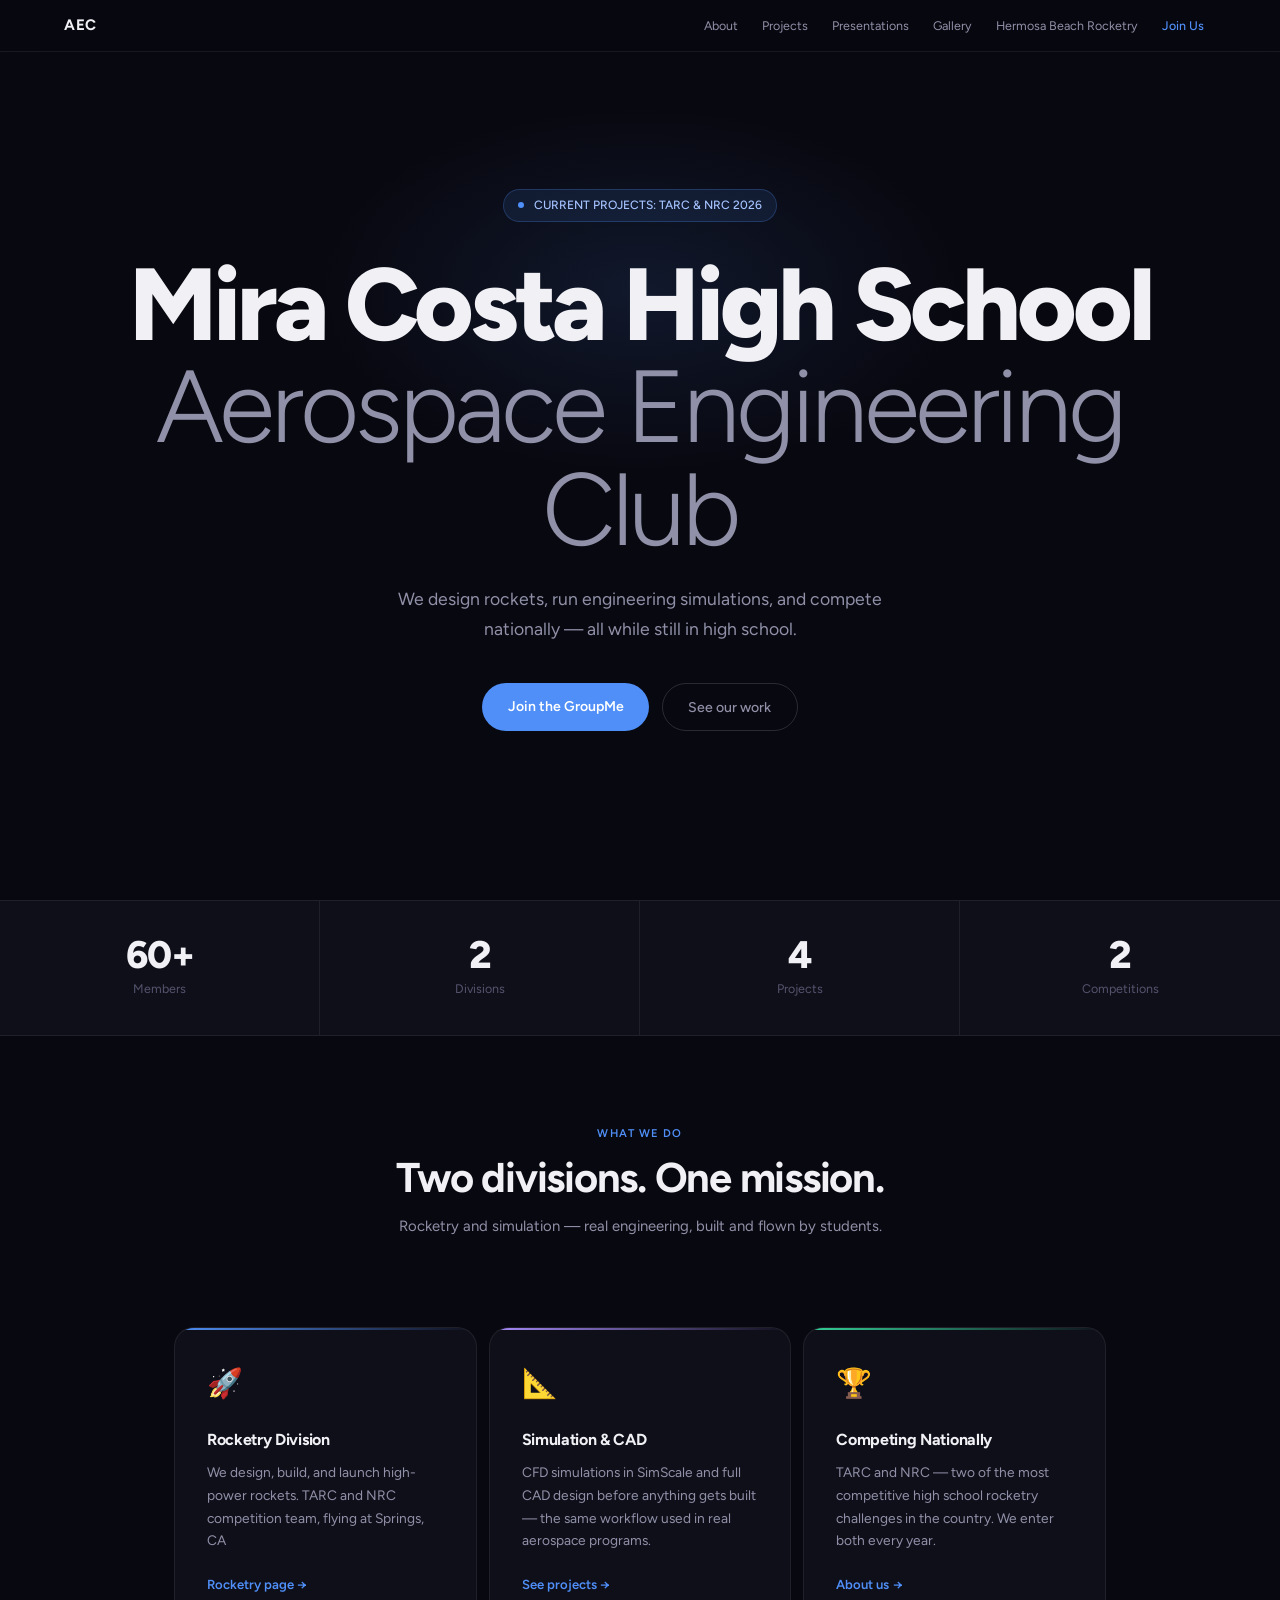
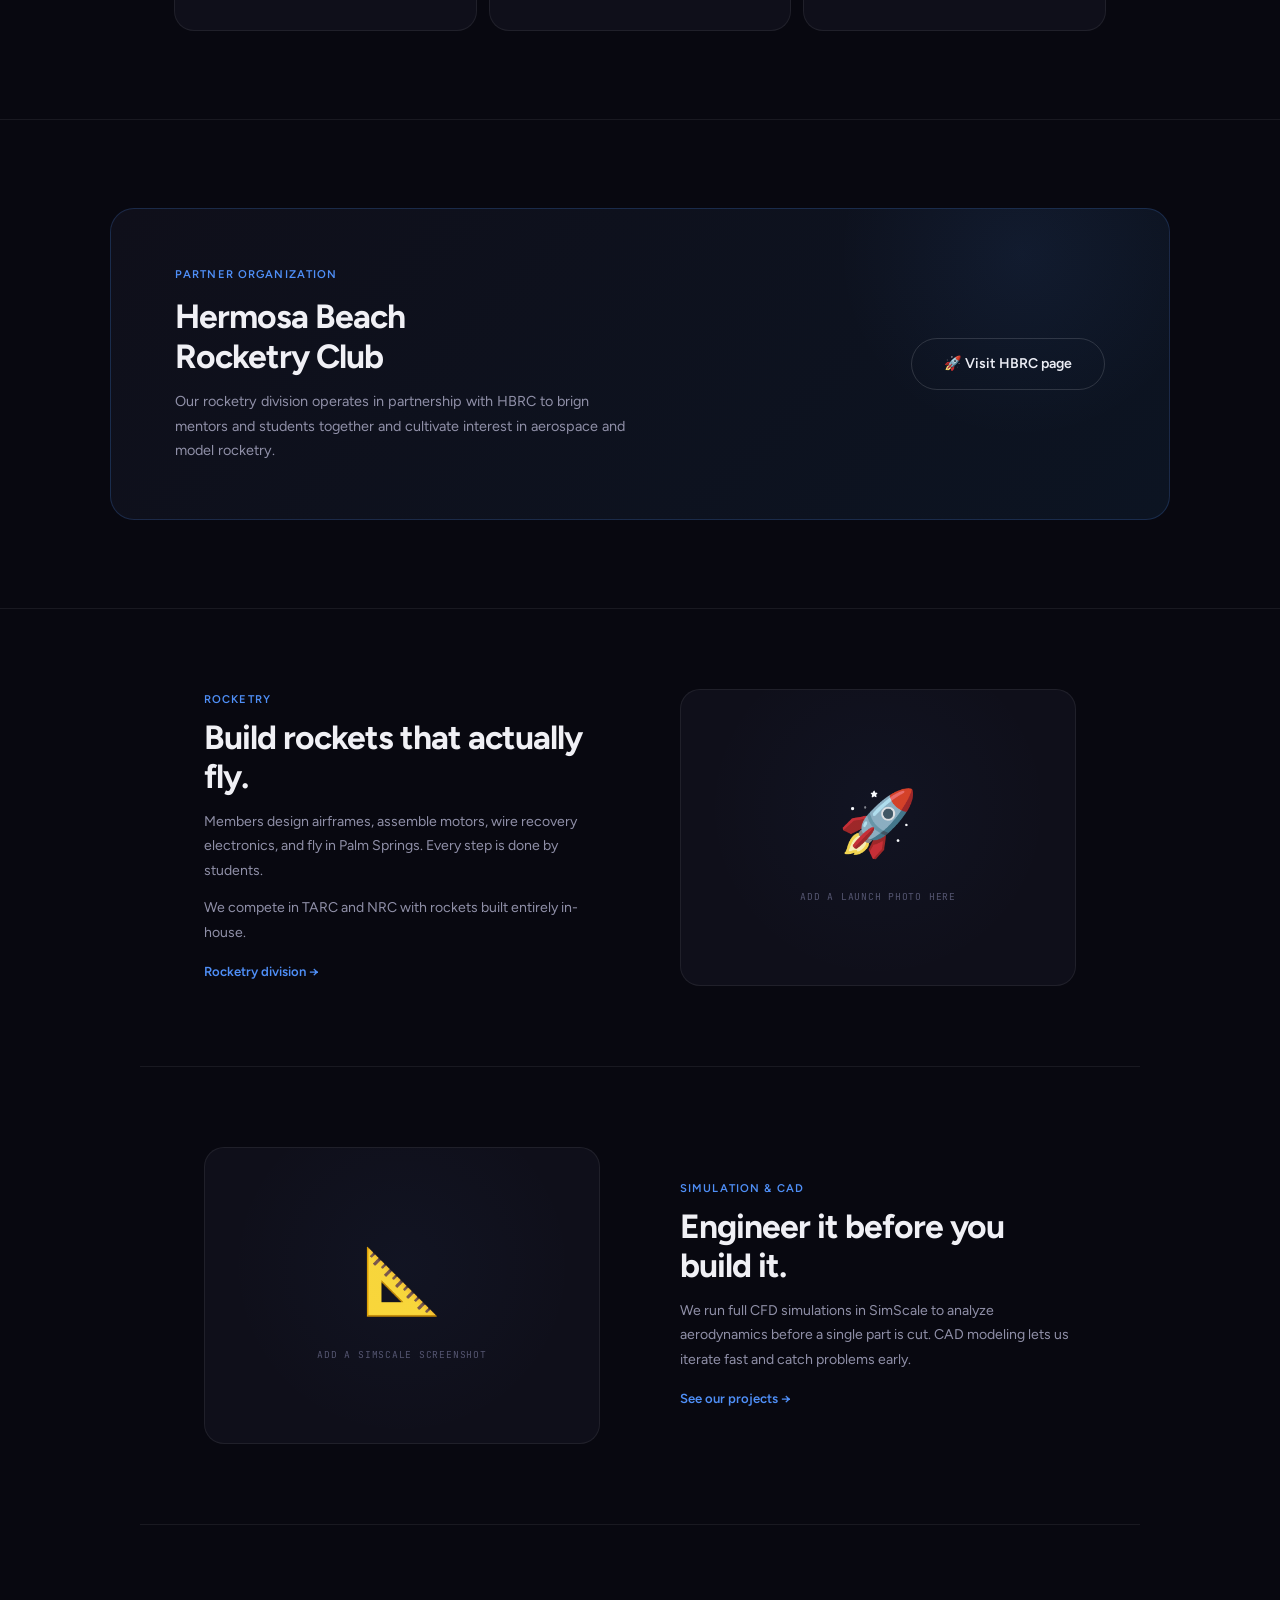
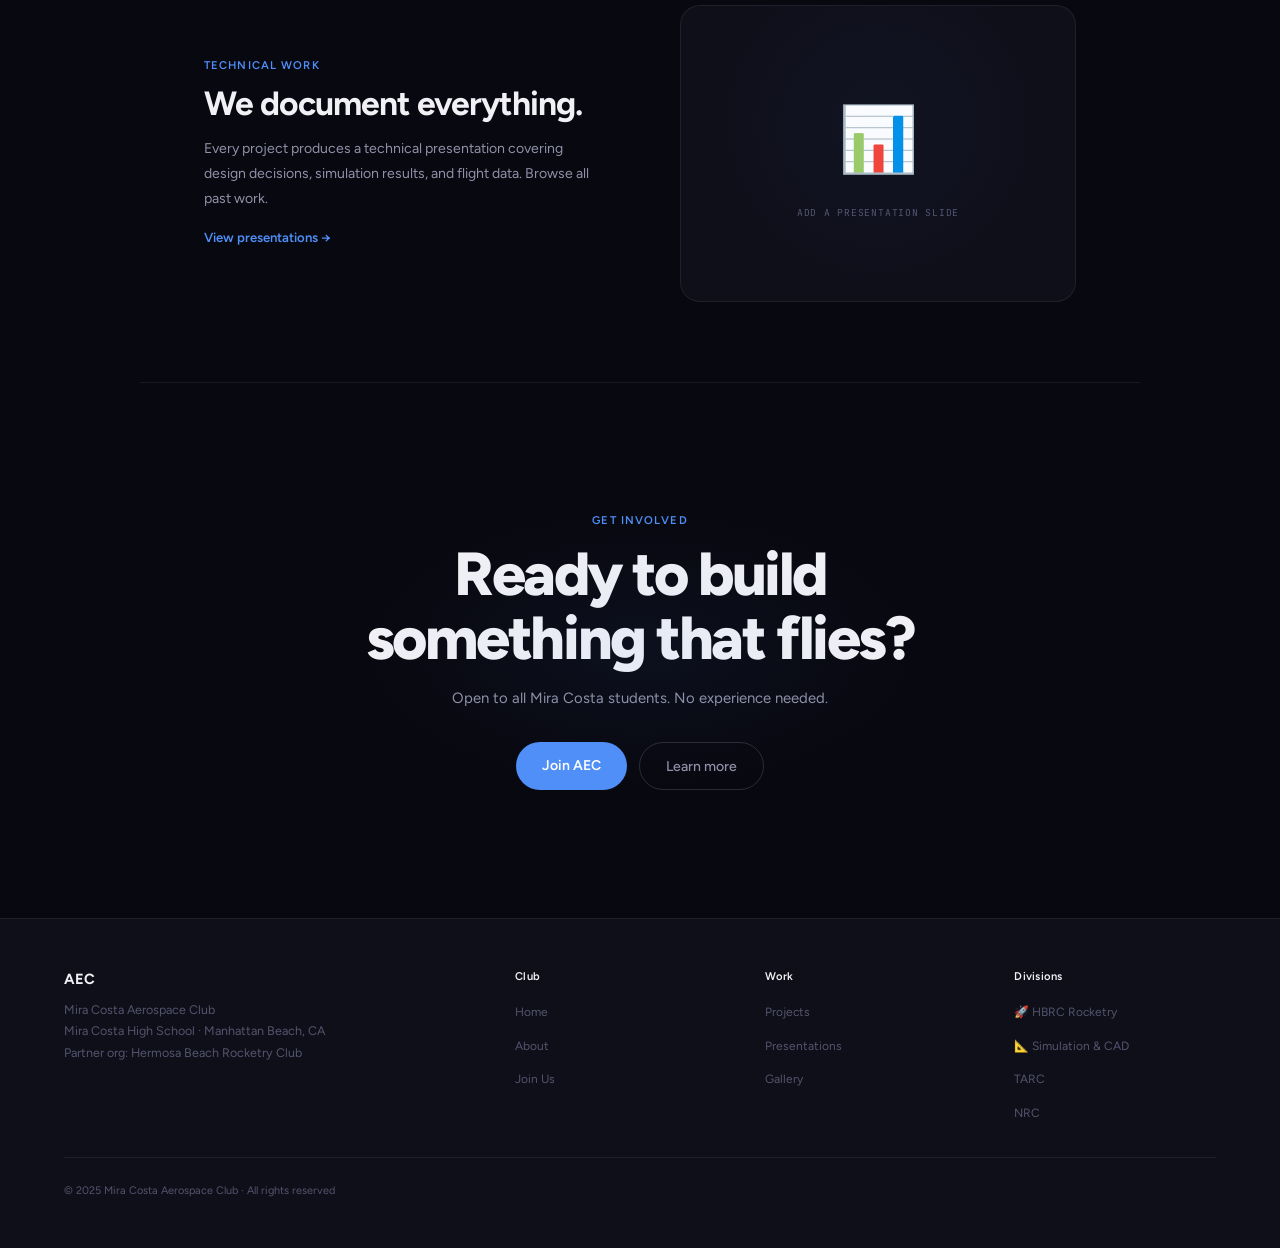
<file: index.html>
<!DOCTYPE html>
<html lang="en">
<head>
  <meta charset="UTF-8" />
  <meta name="viewport" content="width=device-width, initial-scale=1.0" />
  <title>Mira Costa Aerospace Club</title>
  <link rel="preconnect" href="https://fonts.googleapis.com">
  <link rel="preconnect" href="https://fonts.gstatic.com" crossorigin>
  <link href="https://fonts.googleapis.com/css2?family=Figtree:wght@300;400;500;600;700;800&family=JetBrains+Mono:wght@400;500&display=swap" rel="stylesheet">
  <style>
    *, *::before, *::after { box-sizing: border-box; margin: 0; padding: 0; }

    :root {
      --bg:      #080810;
      --bg2:     #0f0f1a;
      --bg3:     #16162a;
      --border:  rgba(255,255,255,0.07);
      --border2: rgba(255,255,255,0.14);
      --text:    #f0f0f5;
      --mid:     #9090a8;
      --dim:     #54546e;
      --blue:    #4f8ff7;
      --blue2:   #a5c4ff;
    }

    html { scroll-behavior: smooth; }

    body {
      font-family: 'Figtree', -apple-system, sans-serif;
      background: var(--bg);
      color: var(--text);
      line-height: 1.65;
      -webkit-font-smoothing: antialiased;
    }

    a { color: inherit; text-decoration: none; }

    /* ── NAV ── */
    nav {
      position: fixed;
      top: 0; left: 0; right: 0;
      z-index: 100;
      height: 52px;
      background: rgba(8,8,16,0.85);
      backdrop-filter: blur(18px);
      -webkit-backdrop-filter: blur(18px);
      border-bottom: 1px solid var(--border);
      display: flex;
      align-items: center;
      padding: 0 5%;
    }

    .nav-logo { font-size: 0.95rem; font-weight: 700; letter-spacing: 0.04em; color: var(--text); margin-right: auto; }

    .nav-links { display: flex; list-style: none; }

    .nav-links a { font-size: 0.78rem; font-weight: 400; color: var(--mid); padding: 0 12px; transition: color 0.15s; }
    .nav-links a:hover { color: var(--text); }
    .nav-join { color: var(--blue) !important; font-weight: 500 !important; }

    /* ── HERO ── */
    .hero {
      min-height: 100vh;
      display: flex;
      flex-direction: column;
      align-items: center;
      justify-content: center;
      text-align: center;
      padding: 100px 5% 80px;
      position: relative;
      overflow: hidden;
    }

    .hero-glow {
      position: absolute;
      top: 10%; left: 50%;
      transform: translateX(-50%);
      width: 700px; height: 400px;
      background: radial-gradient(ellipse, rgba(79,143,247,0.12), transparent 65%);
      pointer-events: none;
    }

    .hero-pill {
      display: inline-flex;
      align-items: center;
      gap: 0.6rem;
      background: rgba(79,143,247,0.1);
      border: 1px solid rgba(79,143,247,0.25);
      border-radius: 100px;
      padding: 0.35rem 0.9rem;
      font-size: 0.75rem;
      font-weight: 500;
      color: var(--blue2);
      margin-bottom: 2rem;
      animation: fadeUp 0.6s ease 0.1s both;
    }

    .hero-pill-dot {
      width: 6px; height: 6px;
      background: var(--blue);
      border-radius: 50%;
      animation: pulse 2s ease-in-out infinite;
    }

    @keyframes pulse { 0%,100%{opacity:1;transform:scale(1)} 50%{opacity:0.5;transform:scale(0.8)} }

    .hero h1 {
      font-size: clamp(3rem, 8vw, 6.5rem);
      font-weight: 800;
      letter-spacing: -0.04em;
      line-height: 1.0;
      margin-bottom: 1.4rem;
      color: var(--text);
      animation: fadeUp 0.6s ease 0.2s both;
    }

    .hero h1 .light { font-weight: 300; color: var(--mid); }

    .hero-sub {
      font-size: clamp(0.95rem, 1.8vw, 1.1rem);
      font-weight: 400;
      color: var(--mid);
      max-width: 500px;
      line-height: 1.7;
      margin-bottom: 2.5rem;
      animation: fadeUp 0.6s ease 0.3s both;
    }

    .hero-btns {
      display: flex;
      gap: 0.8rem;
      justify-content: center;
      flex-wrap: wrap;
      animation: fadeUp 0.6s ease 0.4s both;
    }

    .btn-blue {
      background: var(--blue);
      color: #fff;
      padding: 0.7rem 1.6rem;
      border-radius: 100px;
      font-size: 0.88rem;
      font-weight: 600;
      transition: all 0.2s;
    }

    .btn-blue:hover { background: #3a78e8; transform: translateY(-1px); box-shadow: 0 8px 24px rgba(79,143,247,0.28); }

    .btn-ghost {
      background: transparent;
      color: var(--mid);
      padding: 0.7rem 1.6rem;
      border-radius: 100px;
      font-size: 0.88rem;
      font-weight: 500;
      border: 1px solid var(--border2);
      transition: all 0.2s;
    }

    .btn-ghost:hover { color: var(--text); border-color: rgba(255,255,255,0.3); }

    /* ── STATS ── */
    .stats {
      display: grid;
      grid-template-columns: repeat(4, 1fr);
      border-top: 1px solid var(--border);
      border-bottom: 1px solid var(--border);
      background: var(--bg2);
    }

    .stat { padding: 2.2rem 2rem; text-align: center; border-right: 1px solid var(--border); }
    .stat:last-child { border-right: none; }
    .stat-n { font-size: 2.4rem; font-weight: 800; letter-spacing: -0.04em; color: var(--text); line-height: 1; margin-bottom: 0.3rem; }
    .stat-l { font-size: 0.78rem; color: var(--dim); }

    /* ── SHARED LAYOUT ── */
    .wrap { max-width: 1060px; margin: 0 auto; padding: 0 5%; }
    .pad { padding: 5.5rem 0; }
    .pad-sm { padding: 3rem 0; }

    .label { font-size: 0.7rem; font-weight: 600; letter-spacing: 0.1em; text-transform: uppercase; color: var(--blue); margin-bottom: 0.8rem; }

    .heading {
      font-size: clamp(1.8rem, 3.5vw, 2.6rem);
      font-weight: 700;
      letter-spacing: -0.03em;
      line-height: 1.1;
      margin-bottom: 0.8rem;
    }

    .subtext { font-size: 0.93rem; color: var(--mid); line-height: 1.7; max-width: 500px; }

    hr.rule { border: none; border-top: 1px solid var(--border); }

    /* ── CARDS ── */
    .cards { display: grid; grid-template-columns: repeat(auto-fit, minmax(270px, 1fr)); gap: 12px; }

    .card {
      background: var(--bg2);
      border: 1px solid var(--border);
      border-radius: 20px;
      padding: 2rem;
      position: relative;
      overflow: hidden;
      transition: border-color 0.25s, transform 0.25s;
    }

    .card:hover { border-color: var(--border2); transform: translateY(-3px); }

    .card-stripe {
      position: absolute;
      top: 0; left: 0; right: 0;
      height: 2px;
    }

    .card-icon { font-size: 1.8rem; margin-bottom: 1.2rem; }
    .card h3 { font-size: 1rem; font-weight: 700; letter-spacing: -0.02em; margin-bottom: 0.5rem; }
    .card p { font-size: 0.86rem; color: var(--mid); line-height: 1.65; margin-bottom: 1.2rem; }

    .card-lnk { font-size: 0.82rem; font-weight: 600; color: var(--blue); display: inline-flex; align-items: center; transition: gap 0.15s; gap: 0.2rem; }
    .card-lnk:hover { gap: 0.5rem; }
    .card-lnk::after { content: '→'; }

    /* ── HBRC BANNER ── */
    .hbrc-banner {
      background: linear-gradient(135deg, var(--bg2) 0%, #0c1422 100%);
      border: 1px solid rgba(79,143,247,0.2);
      border-radius: 24px;
      padding: 3.5rem 4rem;
      display: grid;
      grid-template-columns: 1fr auto;
      align-items: center;
      gap: 3rem;
      position: relative;
      overflow: hidden;
    }

    .hbrc-banner::before {
      content: '';
      position: absolute;
      top: -50%; right: -5%;
      width: 400px; height: 400px;
      background: radial-gradient(circle, rgba(79,143,247,0.07), transparent 65%);
      pointer-events: none;
    }

    .hbrc-banner h2 { font-size: clamp(1.5rem, 3vw, 2.1rem); font-weight: 700; letter-spacing: -0.03em; line-height: 1.2; margin-bottom: 0.8rem; }
    .hbrc-banner p { font-size: 0.9rem; color: var(--mid); line-height: 1.7; max-width: 460px; }

    .btn-hbrc {
      background: transparent;
      color: var(--text);
      padding: 0.85rem 2rem;
      border-radius: 100px;
      font-size: 0.88rem;
      font-weight: 600;
      border: 1px solid var(--border2);
      white-space: nowrap;
      flex-shrink: 0;
      display: flex;
      align-items: center;
      gap: 0.5rem;
      transition: all 0.2s;
    }

    .btn-hbrc:hover { background: var(--blue); border-color: var(--blue); transform: translateY(-1px); box-shadow: 0 8px 24px rgba(79,143,247,0.25); }

    /* ── FEATURE ROW ── */
    .feat {
      display: grid;
      grid-template-columns: 1fr 1fr;
      gap: 5rem;
      align-items: center;
      padding: 5rem 5%;
      max-width: 1000px;
      margin: 0 auto;
      border-bottom: 1px solid var(--border);
    }

    .feat.flip { direction: rtl; }
    .feat.flip > * { direction: ltr; }

    .feat-text .label { margin-bottom: 0.6rem; }
    .feat-text h2 { font-size: clamp(1.5rem, 2.8vw, 2.1rem); font-weight: 700; letter-spacing: -0.03em; line-height: 1.15; margin-bottom: 0.9rem; }
    .feat-text p { font-size: 0.88rem; color: var(--mid); line-height: 1.75; margin-bottom: 0.8rem; }

    .feat-box {
      background: var(--bg2);
      border: 1px solid var(--border);
      border-radius: 20px;
      aspect-ratio: 4/3;
      display: flex;
      flex-direction: column;
      align-items: center;
      justify-content: center;
      gap: 0.8rem;
      font-size: 4rem;
      position: relative;
      overflow: hidden;
    }

    .feat-box::before { content: ''; position: absolute; inset: 0; background: radial-gradient(circle at 50% 40%, rgba(79,143,247,0.04), transparent 65%); }

    .feat-box p { font-family: 'JetBrains Mono', monospace; font-size: 0.6rem; color: var(--dim); letter-spacing: 0.08em; text-transform: uppercase; }

    /* ── CTA ── */
    .cta { text-align: center; padding: 8rem 5%; position: relative; overflow: hidden; }
    .cta::before { content: ''; position: absolute; top: 50%; left: 50%; transform: translate(-50%,-50%); width: 600px; height: 300px; background: radial-gradient(ellipse, rgba(79,143,247,0.06), transparent 65%); pointer-events: none; }
    .cta h2 { font-size: clamp(2rem, 5vw, 3.8rem); font-weight: 800; letter-spacing: -0.04em; line-height: 1.05; margin-bottom: 1rem; }
    .cta p { font-size: 0.93rem; color: var(--mid); margin-bottom: 2rem; }
    .cta-row { display: flex; gap: 0.8rem; justify-content: center; flex-wrap: wrap; }

    /* ── FOOTER ── */
    footer { background: var(--bg2); border-top: 1px solid var(--border); padding: 3rem 5%; }

    .footer-grid { display: grid; grid-template-columns: 2fr 1fr 1fr 1fr; gap: 3rem; padding-bottom: 2rem; border-bottom: 1px solid var(--border); margin-bottom: 1.5rem; }

    .footer-brand { font-size: 0.92rem; font-weight: 700; margin-bottom: 0.5rem; }
    .footer-tagline { font-size: 0.78rem; color: var(--dim); line-height: 1.7; }

    .footer-col h5 { font-size: 0.7rem; font-weight: 600; margin-bottom: 0.8rem; letter-spacing: 0.02em; }
    .footer-col ul { list-style: none; display: flex; flex-direction: column; gap: 0.45rem; }
    .footer-col ul a { font-size: 0.75rem; color: var(--dim); transition: color 0.15s; }
    .footer-col ul a:hover { color: var(--mid); }

    .footer-btm { font-size: 0.68rem; color: var(--dim); }

    /* ── Reveal ── */
    @keyframes fadeUp { from{opacity:0;transform:translateY(18px)} to{opacity:1;transform:translateY(0)} }
    .reveal { opacity: 0; transform: translateY(22px); transition: opacity 0.65s ease, transform 0.65s ease; }
    .reveal.visible { opacity: 1; transform: translateY(0); }

    /* ── Responsive ── */
    @media (max-width: 860px) {
      .stats { grid-template-columns: repeat(2,1fr); }
      .stat:nth-child(2) { border-right: none; }
      .hbrc-banner { grid-template-columns: 1fr; padding: 2.5rem; }
      .feat { grid-template-columns: 1fr; gap: 2rem; }
      .feat.flip { direction: ltr; }
      .footer-grid { grid-template-columns: 1fr 1fr; }
    }

    @media (max-width: 560px) {
      .nav-links { display: none; }
    }
  </style>
</head>
<body>

  <nav>
    <a href="index.html" class="nav-logo">AEC</a>
    <ul class="nav-links">
      <li><a href="about.html">About</a></li>
      <li><a href="projects.html">Projects</a></li>
      <li><a href="presentations.html">Presentations</a></li>
      <li><a href="gallery.html">Gallery</a></li>
      <li><a href="rocketry/index.html">Hermosa Beach Rocketry</a></li>
      <li><a href="contact.html" class="nav-join">Join Us</a></li>
    </ul>
  </nav>

<!-- HERO -->
<section class="hero">
  <div class="hero-glow"></div>
  <div class="hero-pill">
    <div class="hero-pill-dot"></div>
    CURRENT PROJECTS: TARC & NRC 2026
  </div>
  <h1>Mira Costa High School<br><span class="light">Aerospace Engineering Club</span></h1>
  <p class="hero-sub">We design rockets, run engineering simulations, and compete nationally — all while still in high school.</p>
  <div class="hero-btns">
  <a href="https://groupme.com/join_group/96601438/nnVI4sBJ" class="btn-blue" target="_blank" rel="noopener noreferrer">Join the GroupMe</a>
  <a href="projects.html" class="btn-ghost">See our work</a>
</div>
</section>
  
  <!-- STATS -->
  <div class="stats reveal">
    <div class="stat"><div class="stat-n">60+</div><div class="stat-l">Members</div></div>
    <div class="stat"><div class="stat-n">2</div><div class="stat-l">Divisions</div></div>
    <div class="stat"><div class="stat-n">4</div><div class="stat-l">Projects</div></div>
    <div class="stat"><div class="stat-n">2</div><div class="stat-l">Competitions</div></div>
  </div>

  <!-- DIVISIONS -->
  <div class="wrap pad reveal" style="text-align:center; max-width:640px;">
    <div class="label">What we do</div>
    <h2 class="heading">Two divisions. One mission.</h2>
    <p class="subtext" style="margin:0 auto;">Rocketry and simulation — real engineering, built and flown by students.</p>
  </div>

  <div class="wrap" style="padding-bottom:5.5rem;">
    <div class="cards reveal">
      <div class="card">
        <div class="card-stripe" style="background:linear-gradient(90deg,var(--blue),transparent);"></div>
        <div class="card-icon">🚀</div>
        <h3>Rocketry Division</h3>
        <p>We design, build, and launch high-power rockets. TARC and NRC competition team, flying at  Springs, CA</p>
        <a href="rocketry/index.html" class="card-lnk">Rocketry page </a>
      </div>
      <div class="card">
        <div class="card-stripe" style="background:linear-gradient(90deg,#a78bfa,transparent);"></div>
        <div class="card-icon">📐</div>
        <h3>Simulation & CAD</h3>
        <p>CFD simulations in SimScale and full CAD design before anything gets built — the same workflow used in real aerospace programs.</p>
        <a href="projects.html" class="card-lnk">See projects </a>
      </div>
      <div class="card">
        <div class="card-stripe" style="background:linear-gradient(90deg,#34d399,transparent);"></div>
        <div class="card-icon">🏆</div>
        <h3>Competing Nationally</h3>
        <p>TARC and NRC — two of the most competitive high school rocketry challenges in the country. We enter both every year.</p>
        <a href="about.html" class="card-lnk">About us </a>
      </div>
    </div>
  </div>

  <hr class="rule" />

  <!-- HBRC BANNER -->
  <div class="wrap pad reveal">
    <div class="hbrc-banner">
      <div>
        <div class="label">Partner organization</div>
        <h2>Hermosa Beach<br>Rocketry Club</h2>
        <p>Our rocketry division operates in partnership with HBRC to brign mentors and students together and cultivate interest in aerospace and model rocketry.</p>
      </div>
      <a href="rocketry/index.html" class="btn-hbrc">🚀 Visit HBRC page</a>
    </div>
  </div>

  <hr class="rule" />

  <!-- FEATURE ROWS -->
  <div class="feat reveal">
    <div class="feat-text">
      <div class="label">Rocketry</div>
      <h2>Build rockets that actually fly.</h2>
      <p>Members design airframes, assemble motors, wire recovery electronics, and fly in Palm Springs. Every step is done by students.</p>
      <p>We compete in TARC and NRC with rockets built entirely in-house.</p>
      <a href="rocketry/index.html" class="card-lnk">Rocketry division </a>
    </div>
    <div class="feat-box">🚀<p>Add a launch photo here</p></div>
  </div>

  <div class="feat flip reveal">
    <div class="feat-text">
      <div class="label">Simulation & CAD</div>
      <h2>Engineer it before you build it.</h2>
      <p>We run full CFD simulations in SimScale to analyze aerodynamics before a single part is cut. CAD modeling lets us iterate fast and catch problems early.</p>
      <a href="projects.html" class="card-lnk">See our projects </a>
    </div>
    <div class="feat-box">📐<p>Add a SimScale screenshot</p></div>
  </div>

  <div class="feat reveal">
    <div class="feat-text">
      <div class="label">Technical work</div>
      <h2>We document everything.</h2>
      <p>Every project produces a technical presentation covering design decisions, simulation results, and flight data. Browse all past work.</p>
      <a href="presentations.html" class="card-lnk">View presentations </a>
    </div>
    <div class="feat-box">📊<p>Add a presentation slide</p></div>
  </div>

  <!-- CTA -->
  <section class="cta reveal">
    <div class="label" style="margin-bottom:0.8rem;">Get involved</div>
    <h2>Ready to build<br>something that flies?</h2>
    <p>Open to all Mira Costa students. No experience needed.</p>
    <div class="cta-row">
      <a href="contact.html" class="btn-blue">Join AEC</a>
      <a href="about.html" class="btn-ghost">Learn more</a>
    </div>
  </section>

  <!-- FOOTER -->
  <footer>
    <div class="footer-grid">
      <div>
        <div class="footer-brand">AEC</div>
        <div class="footer-tagline">Mira Costa Aerospace Club<br>Mira Costa High School · Manhattan Beach, CA<br>Partner org: Hermosa Beach Rocketry Club</div>
      </div>
      <div class="footer-col">
        <h5>Club</h5>
        <ul>
          <li><a href="index.html">Home</a></li>
          <li><a href="about.html">About</a></li>
          <li><a href="contact.html">Join Us</a></li>
        </ul>
      </div>
      <div class="footer-col">
        <h5>Work</h5>
        <ul>
          <li><a href="projects.html">Projects</a></li>
          <li><a href="presentations.html">Presentations</a></li>
          <li><a href="gallery.html">Gallery</a></li>
        </ul>
      </div>
      <div class="footer-col">
        <h5>Divisions</h5>
        <ul>
          <li><a href="rocketry/index.html">🚀 HBRC Rocketry</a></li>
          <li><a href="projects.html">📐 Simulation & CAD</a></li>
          <li><a href="#">TARC</a></li>
          <li><a href="#">NRC</a></li>
        </ul>
      </div>
    </div>
    <div class="footer-btm">© 2025 Mira Costa Aerospace Club · All rights reserved</div>
  </footer>

  <script>
    const obs = new IntersectionObserver(entries => {
      entries.forEach(e => { if (e.isIntersecting) e.target.classList.add('visible'); });
    }, { threshold: 0.08 });
    document.querySelectorAll('.reveal').forEach(el => obs.observe(el));
  </script>

</body>
</html>
</file>
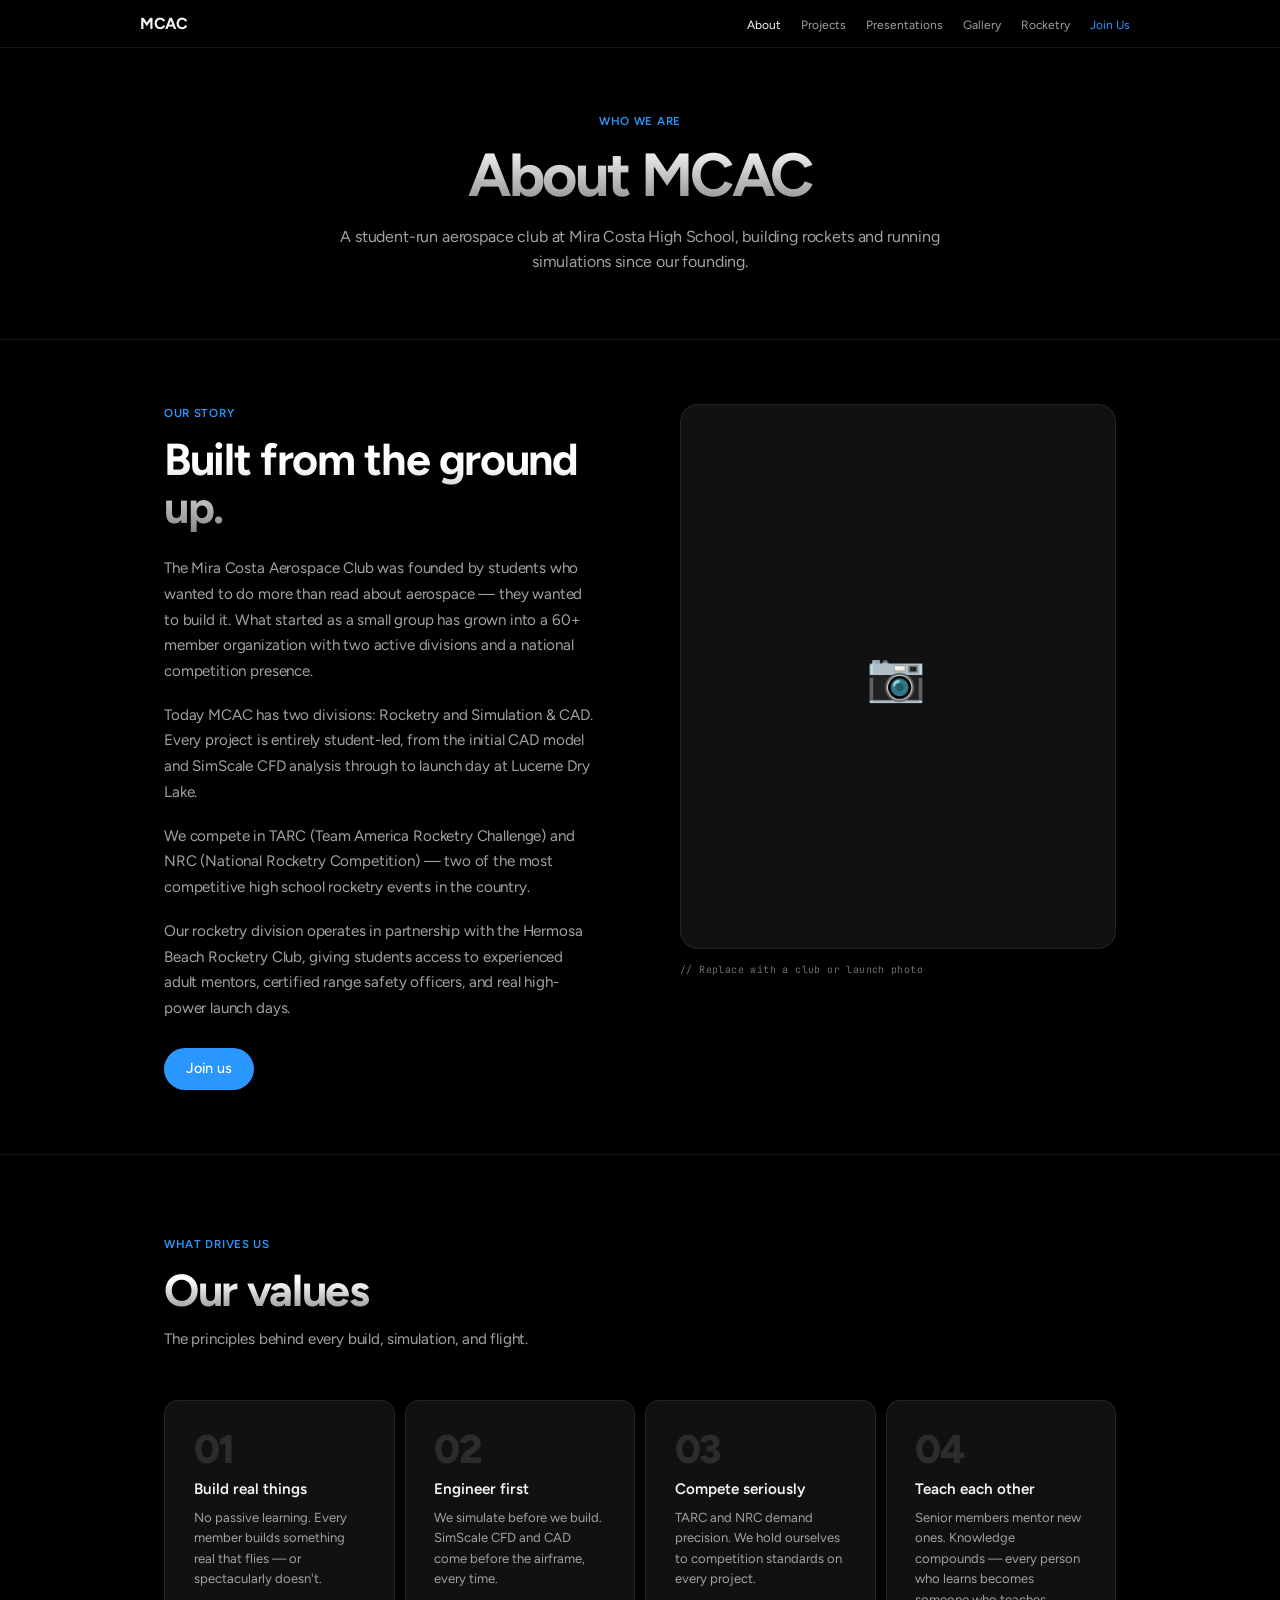
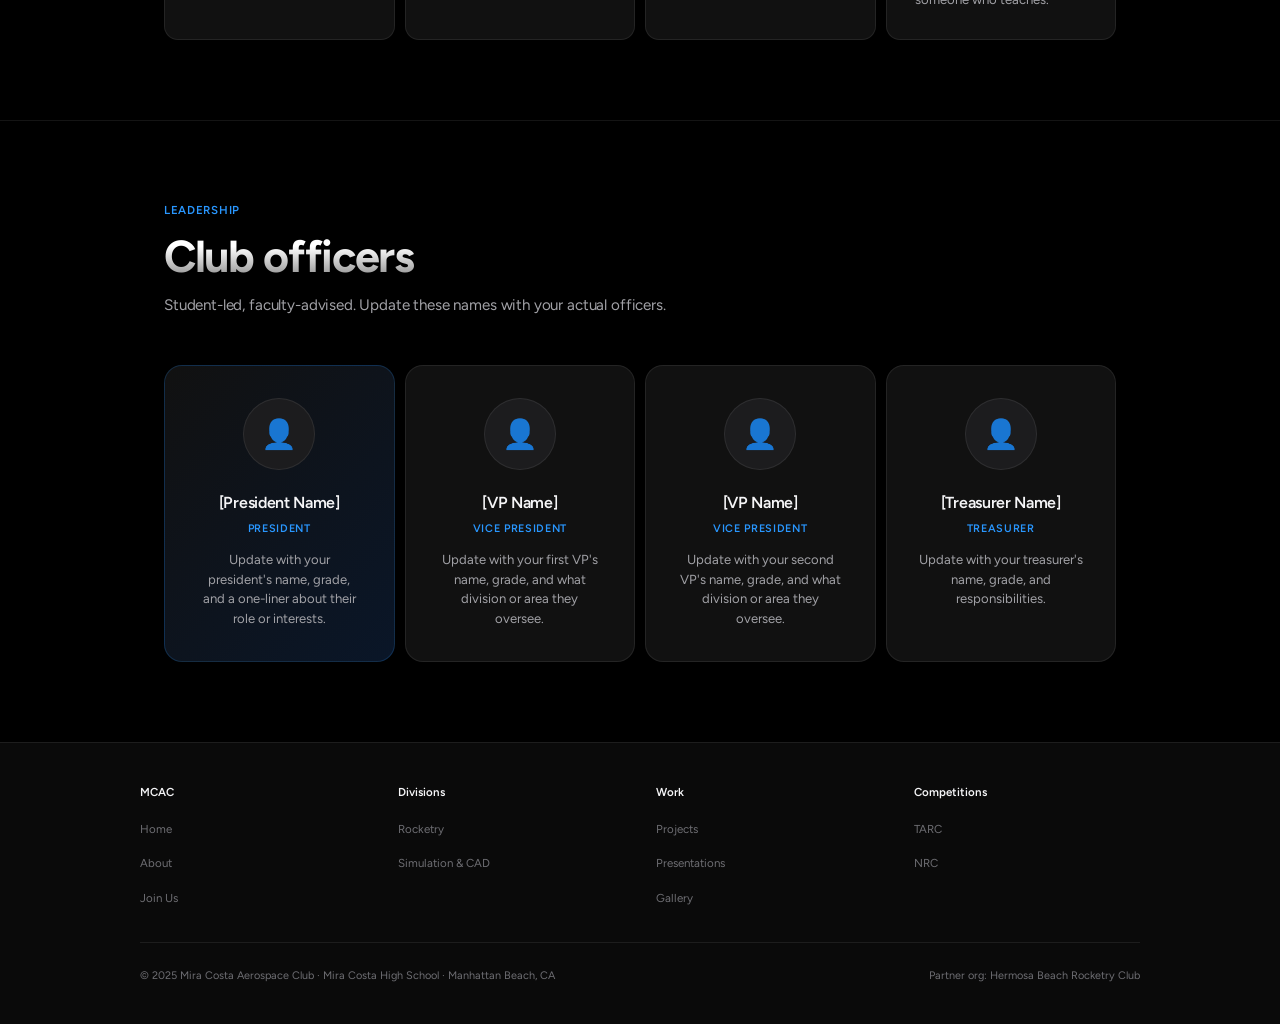
<file: about.html>
<!DOCTYPE html>
<html lang="en">
<head>
  <meta charset="UTF-8" />
  <meta name="viewport" content="width=device-width, initial-scale=1.0" />
  <title>About — Mira Costa Aerospace Club</title>
  <link rel="preconnect" href="https://fonts.googleapis.com">
  <link rel="preconnect" href="https://fonts.gstatic.com" crossorigin>
  <link href="https://fonts.googleapis.com/css2?family=Figtree:wght@300;400;500;600;700;800&family=JetBrains+Mono:wght@400;500&display=swap" rel="stylesheet">
  <link rel="preconnect" href="https://fonts.googleapis.com">
<link rel="preconnect" href="https://fonts.gstatic.com" crossorigin>
<link href="https://fonts.googleapis.com/css2?family=Figtree:wght@300;400;500;600;700;800&family=JetBrains+Mono:wght@400;500&display=swap" rel="stylesheet">
  <link rel="stylesheet" href="style.css" />
  <style>
    .about-grid {
      display: grid;
      grid-template-columns: 1fr 1fr;
      gap: 5rem;
      align-items: start;
      padding: 4rem 24px;
      max-width: 1000px;
      margin: 0 auto;
    }

    .about-text p {
      font-size: 0.95rem;
      color: var(--text-mid);
      line-height: 1.7;
      margin-bottom: 1.1rem;
      letter-spacing: -0.01em;
    }

    .img-block {
      position: sticky;
      top: calc(var(--nav-h) + 2rem);
    }

    .img-placeholder {
      background: var(--bg2);
      border: 1px solid var(--border);
      border-radius: 18px;
      aspect-ratio: 4/5;
      display: flex;
      flex-direction: column;
      align-items: center;
      justify-content: center;
      gap: 0.8rem;
      color: var(--text-dim);
      font-family: 'JetBrains Mono', monospace;
      font-size: 0.65rem;
      letter-spacing: 0.08em;
      text-transform: uppercase;
      text-align: center;
      padding: 2rem;
      font-size: 3rem;
    }

    .img-caption { font-family: 'JetBrains Mono', monospace; font-size: 0.62rem; color: var(--text-dim); margin-top: 0.8rem; letter-spacing: 0.04em; }

    /* ── Values ── */
    .values-grid {
      display: grid;
      grid-template-columns: repeat(auto-fit, minmax(220px, 1fr));
      gap: 10px;
    }

    .value-card {
      background: var(--bg2);
      border: 1px solid var(--border);
      border-radius: 14px;
      padding: 1.8rem;
      transition: border-color 0.2s;
    }

    .value-card:hover { border-color: var(--border2); }

    .value-num {
      font-size: 2.5rem;
      font-weight: 800;
      letter-spacing: -0.04em;
      color: var(--bg4);
      line-height: 1;
      margin-bottom: 0.5rem;
    }

    .value-card h3 { font-size: 0.95rem; font-weight: 600; margin-bottom: 0.4rem; }
    .value-card p { font-size: 0.82rem; color: var(--text-mid); line-height: 1.55; }

    /* ── Leadership ── */
    .leadership-grid {
      display: grid;
      grid-template-columns: repeat(auto-fit, minmax(200px, 1fr));
      gap: 10px;
    }

    .leader-card {
      background: var(--bg2);
      border: 1px solid var(--border);
      border-radius: 18px;
      padding: 2rem;
      text-align: center;
      transition: border-color 0.2s, transform 0.2s;
    }

    .leader-card:hover { border-color: var(--border2); transform: translateY(-2px); }

    .leader-avatar {
      width: 72px;
      height: 72px;
      background: var(--bg3);
      border: 1px solid var(--border);
      border-radius: 50%;
      display: flex;
      align-items: center;
      justify-content: center;
      font-size: 1.8rem;
      margin: 0 auto 1.2rem;
    }

    .leader-card h3 { font-size: 1rem; font-weight: 600; letter-spacing: -0.02em; margin-bottom: 0.3rem; }

    .leader-role {
      font-size: 0.68rem;
      font-weight: 600;
      letter-spacing: 0.06em;
      text-transform: uppercase;
      color: var(--blue);
      margin-bottom: 0.8rem;
    }

    .leader-card p { font-size: 0.82rem; color: var(--text-mid); line-height: 1.5; }

    /* President card gets a subtle highlight */
    .leader-card.president {
      background: linear-gradient(135deg, #111 0%, #0a1628 100%);
      border-color: rgba(41,151,255,0.2);
    }

    @media (max-width: 760px) {
      .about-grid { grid-template-columns: 1fr; }
      .img-block { position: static; }
    }
  </style>
</head>
<body>

  <nav>
    <div class="nav-inner">
      <a href="index.html" class="nav-logo">MCAC</a>
      <ul class="nav-links">
        <li><a href="about.html" class="active">About</a></li>
        <li><a href="projects.html">Projects</a></li>
        <li><a href="presentations.html">Presentations</a></li>
        <li><a href="gallery.html">Gallery</a></li>
        <li><a href="rocketry/index.html">Rocketry</a></li>
        <li><a href="contact.html" class="nav-join">Join Us</a></li>
      </ul>
    </div>
  </nav>

  <div class="page-header reveal">
    <div class="eyebrow">Who we are</div>
    <h1>About MCAC</h1>
    <p>A student-run aerospace club at Mira Costa High School, building rockets and running simulations since our founding.</p>
  </div>

  <hr class="section-divider" />

  <!-- STORY + IMAGE -->
  <div class="about-grid reveal">
    <div class="about-text">
      <div class="eyebrow">Our story</div>
      <h2 class="section-title" style="margin-bottom:1.5rem;">Built from the ground up.</h2>
      <p>The Mira Costa Aerospace Club was founded by students who wanted to do more than read about aerospace — they wanted to build it. What started as a small group has grown into a 60+ member organization with two active divisions and a national competition presence.</p>
      <p>Today MCAC has two divisions: Rocketry and Simulation & CAD. Every project is entirely student-led, from the initial CAD model and SimScale CFD analysis through to launch day at Lucerne Dry Lake.</p>
      <p>We compete in TARC (Team America Rocketry Challenge) and NRC (National Rocketry Competition) — two of the most competitive high school rocketry events in the country.</p>
      <p>Our rocketry division operates in partnership with the Hermosa Beach Rocketry Club, giving students access to experienced adult mentors, certified range safety officers, and real high-power launch days.</p>
      <a href="contact.html" class="btn-filled" style="margin-top:0.5rem;">Join us</a>
    </div>

    <div class="img-block">
      <div class="img-placeholder">
        📷
        <!-- Replace with: <img src="images/club-photo.jpg" alt="MCAC members"> -->
      </div>
      <div class="img-caption">// Replace with a club or launch photo</div>
    </div>
  </div>

  <hr class="section-divider" />

  <!-- VALUES -->
  <section class="section reveal">
    <div class="eyebrow">What drives us</div>
    <h2 class="section-title">Our values</h2>
    <p class="section-sub">The principles behind every build, simulation, and flight.</p>

    <div class="values-grid">
      <div class="value-card">
        <div class="value-num">01</div>
        <h3>Build real things</h3>
        <p>No passive learning. Every member builds something real that flies — or spectacularly doesn't.</p>
      </div>
      <div class="value-card">
        <div class="value-num">02</div>
        <h3>Engineer first</h3>
        <p>We simulate before we build. SimScale CFD and CAD come before the airframe, every time.</p>
      </div>
      <div class="value-card">
        <div class="value-num">03</div>
        <h3>Compete seriously</h3>
        <p>TARC and NRC demand precision. We hold ourselves to competition standards on every project.</p>
      </div>
      <div class="value-card">
        <div class="value-num">04</div>
        <h3>Teach each other</h3>
        <p>Senior members mentor new ones. Knowledge compounds — every person who learns becomes someone who teaches.</p>
      </div>
    </div>
  </section>

  <hr class="section-divider" />

  <!-- LEADERSHIP -->
  <section class="section reveal">
    <div class="eyebrow">Leadership</div>
    <h2 class="section-title">Club officers</h2>
    <p class="section-sub">Student-led, faculty-advised. Update these names with your actual officers.</p>

    <div class="leadership-grid">
      <div class="leader-card president">
        <div class="leader-avatar">👤</div>
        <h3>[President Name]</h3>
        <div class="leader-role">President</div>
        <p>Update with your president's name, grade, and a one-liner about their role or interests.</p>
      </div>

      <div class="leader-card">
        <div class="leader-avatar">👤</div>
        <h3>[VP Name]</h3>
        <div class="leader-role">Vice President</div>
        <p>Update with your first VP's name, grade, and what division or area they oversee.</p>
      </div>

      <div class="leader-card">
        <div class="leader-avatar">👤</div>
        <h3>[VP Name]</h3>
        <div class="leader-role">Vice President</div>
        <p>Update with your second VP's name, grade, and what division or area they oversee.</p>
      </div>

      <div class="leader-card">
        <div class="leader-avatar">👤</div>
        <h3>[Treasurer Name]</h3>
        <div class="leader-role">Treasurer</div>
        <p>Update with your treasurer's name, grade, and responsibilities.</p>
      </div>
    </div>
  </section>

  <footer>
    <div class="footer-inner">
      <div class="footer-top">
        <div class="footer-col">
          <h5>MCAC</h5>
          <ul>
            <li><a href="index.html">Home</a></li>
            <li><a href="about.html">About</a></li>
            <li><a href="contact.html">Join Us</a></li>
          </ul>
        </div>
        <div class="footer-col">
          <h5>Divisions</h5>
          <ul>
            <li><a href="rocketry/index.html">Rocketry</a></li>
            <li><a href="projects.html">Simulation & CAD</a></li>
          </ul>
        </div>
        <div class="footer-col">
          <h5>Work</h5>
          <ul>
            <li><a href="projects.html">Projects</a></li>
            <li><a href="presentations.html">Presentations</a></li>
            <li><a href="gallery.html">Gallery</a></li>
          </ul>
        </div>
        <div class="footer-col">
          <h5>Competitions</h5>
          <ul>
            <li><a href="#">TARC</a></li>
            <li><a href="#">NRC</a></li>
          </ul>
        </div>
      </div>
      <div class="footer-bottom">
        <p>© 2025 Mira Costa Aerospace Club · Mira Costa High School · Manhattan Beach, CA</p>
        <p>Partner org: Hermosa Beach Rocketry Club</p>
      </div>
    </div>
  </footer>

  <script>
    const observer = new IntersectionObserver(entries => {
      entries.forEach(e => { if (e.isIntersecting) e.target.classList.add('visible'); });
    }, { threshold: 0.1 });
    document.querySelectorAll('.reveal').forEach(el => observer.observe(el));
  </script>

</body>
</html>
</file>
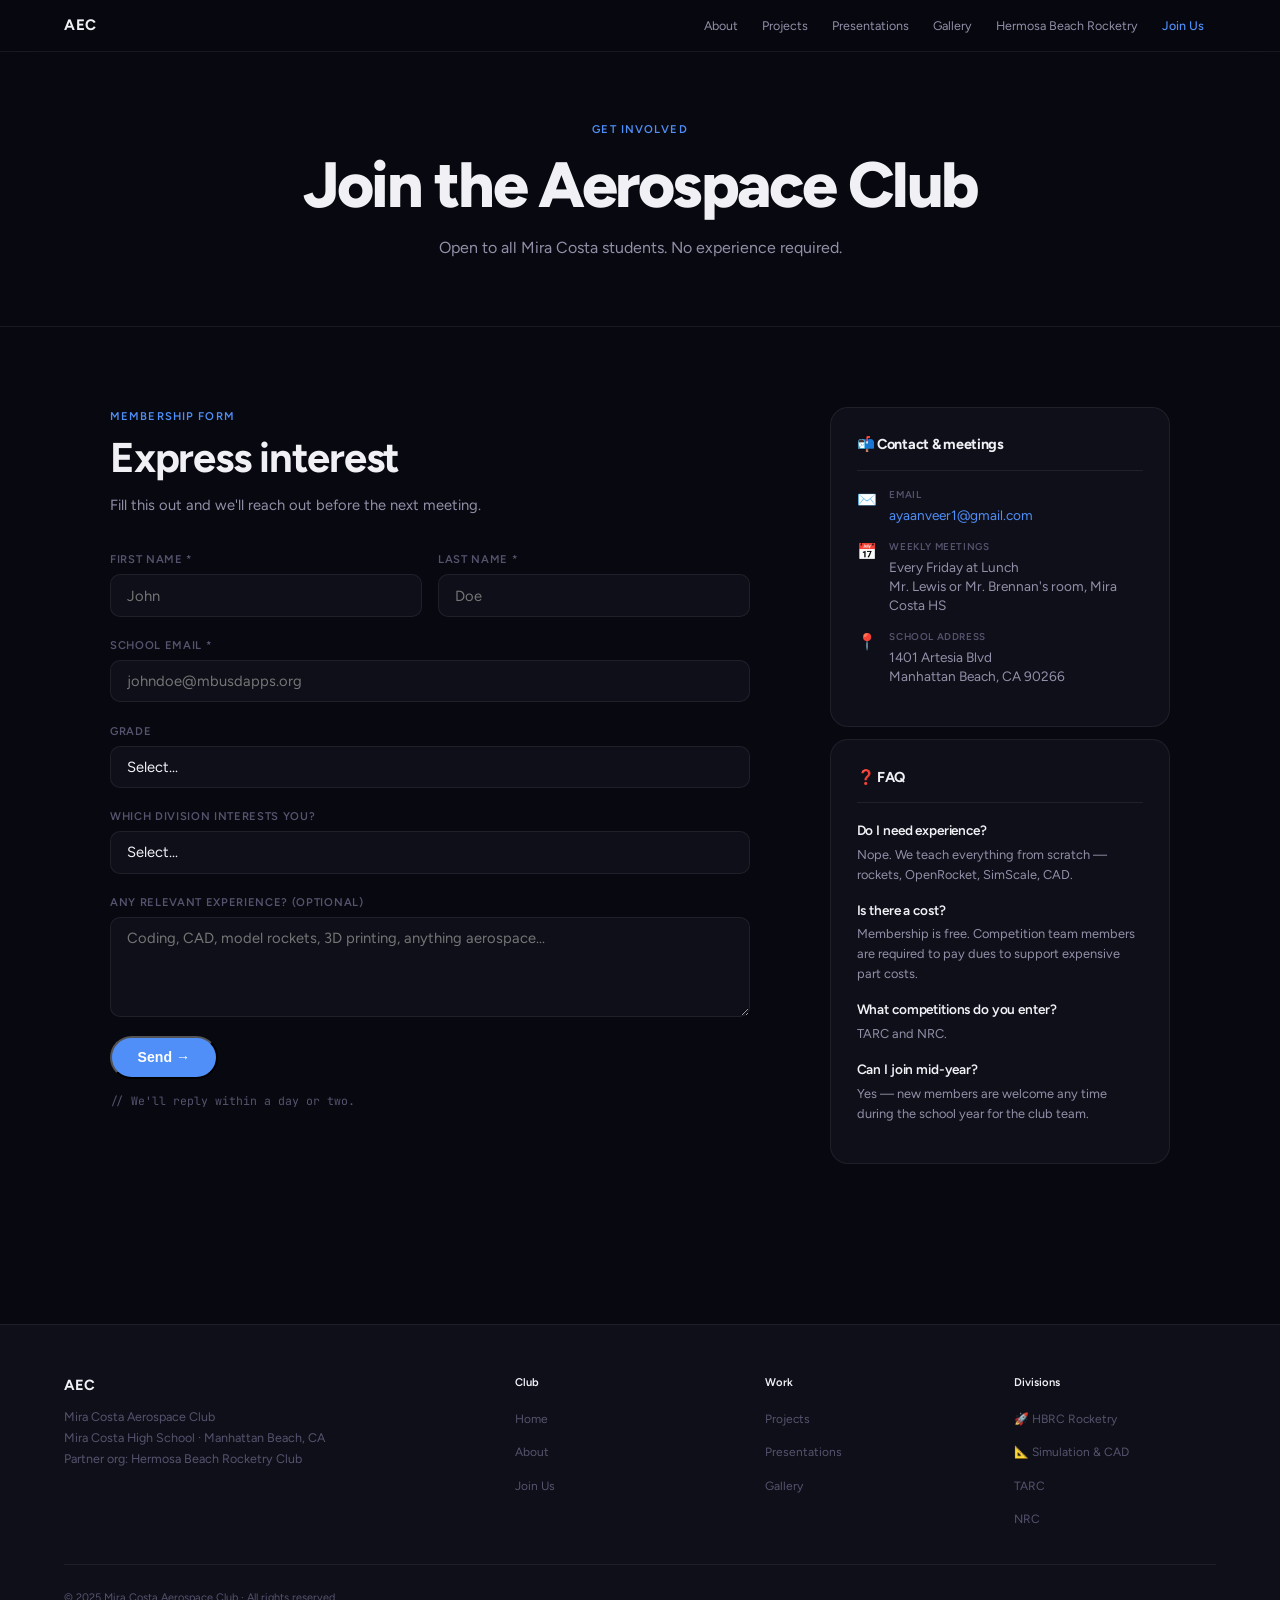
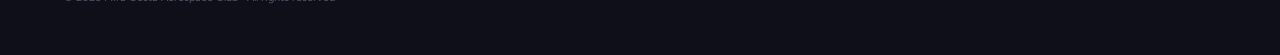
<file: contact.html>
<!DOCTYPE html>
<html lang="en">
<head>
  <meta charset="UTF-8" />
  <meta name="viewport" content="width=device-width, initial-scale=1.0" />
  <title>Join Us — Mira Costa Aerospace Club</title>
  <link rel="preconnect" href="https://fonts.googleapis.com">
  <link rel="preconnect" href="https://fonts.gstatic.com" crossorigin>
  <link href="https://fonts.googleapis.com/css2?family=Figtree:wght@300;400;500;600;700;800&family=JetBrains+Mono:wght@400;500&display=swap" rel="stylesheet">
  <style>
*, *::before, *::after { box-sizing: border-box; margin: 0; padding: 0; }

    :root {
      --bg:      #080810;
      --bg2:     #0f0f1a;
      --bg3:     #16162a;
      --border:  rgba(255,255,255,0.07);
      --border2: rgba(255,255,255,0.14);
      --text:    #f0f0f5;
      --mid:     #9090a8;
      --dim:     #54546e;
      --blue:    #4f8ff7;
      --blue2:   #a5c4ff;
    }

    html { scroll-behavior: smooth; }

    body {
      font-family: 'Figtree', -apple-system, sans-serif;
      background: var(--bg);
      color: var(--text);
      line-height: 1.65;
      -webkit-font-smoothing: antialiased;
    }

    a { color: inherit; text-decoration: none; }

    /* ── NAV ── */
    nav {
      position: fixed;
      top: 0; left: 0; right: 0;
      z-index: 100;
      height: 52px;
      background: rgba(8,8,16,0.85);
      backdrop-filter: blur(18px);
      -webkit-backdrop-filter: blur(18px);
      border-bottom: 1px solid var(--border);
      display: flex;
      align-items: center;
      padding: 0 5%;
    }

    .nav-logo { font-size: 0.95rem; font-weight: 700; letter-spacing: 0.04em; color: var(--text); margin-right: auto; }

    .nav-links { display: flex; list-style: none; }

    .nav-links a { font-size: 0.78rem; font-weight: 400; color: var(--mid); padding: 0 12px; transition: color 0.15s; }
    .nav-links a:hover { color: var(--text); }
    .nav-join { color: var(--blue) !important; font-weight: 500 !important; }

    .page-header { padding:120px 5% 4rem; text-align:center; }
    .page-header h1 { font-size:clamp(2.4rem,5vw,4rem); font-weight:800; letter-spacing:-0.04em; line-height:1.05; margin-bottom:1rem; }
    .page-header p { font-size:1rem; color:var(--mid); line-height:1.7; max-width:580px; margin:0 auto; }
    .label { font-size:0.7rem; font-weight:600; letter-spacing:0.1em; text-transform:uppercase; color:var(--blue); margin-bottom:0.8rem; }
    hr.rule { border:none; border-top:1px solid var(--border); }
    .wrap { max-width:1060px; margin:0 auto; padding:0 5%; }
    .pad { padding:5rem 0; }
    .heading { font-size:clamp(1.8rem,3.5vw,2.6rem); font-weight:700; letter-spacing:-0.03em; line-height:1.1; margin-bottom:0.8rem; }
    .subtext { font-size:0.93rem; color:var(--mid); line-height:1.7; max-width:500px; margin-bottom:2.5rem; }
    .btn-blue { display:inline-flex; align-items:center; background:var(--blue); color:#fff; padding:0.7rem 1.6rem; border-radius:100px; font-size:0.88rem; font-weight:600; transition:all 0.2s; }
    .btn-blue:hover { background:#3a78e8; transform:translateY(-1px); }
    .btn-ghost { display:inline-flex; align-items:center; background:transparent; color:var(--mid); padding:0.7rem 1.6rem; border-radius:100px; font-size:0.88rem; font-weight:500; border:1px solid var(--border2); transition:all 0.2s; }
    .btn-ghost:hover { color:var(--text); border-color:rgba(255,255,255,0.3); }
    .lnk { font-size:0.85rem; font-weight:600; color:var(--blue); display:inline-flex; align-items:center; gap:0.2rem; transition:gap 0.15s; }
    .lnk:hover { gap:0.5rem; }
    .lnk::after { content:"→"; }
    footer { background:var(--bg2); border-top:1px solid var(--border); padding:3rem 5%; margin-top:5rem; }
    .footer-grid { display:grid; grid-template-columns:2fr 1fr 1fr 1fr; gap:3rem; padding-bottom:2rem; border-bottom:1px solid var(--border); margin-bottom:1.5rem; }
    .footer-brand { font-size:0.92rem; font-weight:700; margin-bottom:0.5rem; }
    .footer-tagline { font-size:0.78rem; color:var(--dim); line-height:1.7; }
    .footer-col h5 { font-size:0.7rem; font-weight:600; margin-bottom:0.8rem; }
    .footer-col ul { list-style:none; display:flex; flex-direction:column; gap:0.45rem; }
    .footer-col ul a { font-size:0.75rem; color:var(--dim); transition:color 0.15s; }
    .footer-col ul a:hover { color:var(--mid); }
    .footer-btm { font-size:0.68rem; color:var(--dim); }
    @keyframes fadeUp { from{opacity:0;transform:translateY(18px)} to{opacity:1;transform:translateY(0)} }
    .reveal { opacity:0; transform:translateY(22px); transition:opacity 0.65s ease,transform 0.65s ease; }
    .reveal.visible { opacity:1; transform:translateY(0); }
    @media (max-width:860px) { .footer-grid { grid-template-columns:1fr 1fr; } }
    @media (max-width:560px) { .nav-links { display:none; } }

    .contact-layout { display:grid; grid-template-columns:1fr 340px; gap:5rem; align-items:start; }
    .form-group { display:flex; flex-direction:column; gap:0.35rem; margin-bottom:1.2rem; }
    .form-group label { font-size:0.7rem; font-weight:600; letter-spacing:0.06em; text-transform:uppercase; color:var(--dim); }
    .form-group input, .form-group select, .form-group textarea { font-family:"Figtree",sans-serif; font-size:0.92rem; padding:0.7rem 1rem; background:var(--bg2); border:1px solid var(--border); border-radius:10px; color:var(--text); outline:none; transition:border-color 0.15s; width:100%; -webkit-appearance:none; }
    .form-group input:focus, .form-group select:focus, .form-group textarea:focus { border-color:var(--blue); }
    .form-group textarea { resize:vertical; min-height:100px; }
    .form-row { display:grid; grid-template-columns:1fr 1fr; gap:1rem; }
    .form-note { font-size:0.72rem; color:var(--dim); margin-top:0.8rem; font-family:"JetBrains Mono",monospace; }
    .sidebar { position:sticky; top:72px; display:flex; flex-direction:column; gap:12px; }
    .info-card { background:var(--bg2); border:1px solid var(--border); border-radius:18px; padding:1.6rem; }
    .info-card h4 { font-size:0.9rem; font-weight:700; letter-spacing:-0.02em; margin-bottom:1rem; padding-bottom:0.8rem; border-bottom:1px solid var(--border); }
    .info-row { display:flex; gap:0.8rem; margin-bottom:0.9rem; align-items:flex-start; }
    .info-icon { font-size:1rem; flex-shrink:0; }
    .info-lbl { font-size:0.62rem; font-weight:600; letter-spacing:0.06em; text-transform:uppercase; color:var(--dim); margin-bottom:0.15rem; }
    .info-val { font-size:0.85rem; color:var(--mid); line-height:1.4; }
    .faq-item { margin-bottom:0.9rem; }
    .faq-item h5 { font-size:0.85rem; font-weight:600; margin-bottom:0.2rem; letter-spacing:-0.01em; }
    .faq-item p { font-size:0.8rem; color:var(--mid); line-height:1.55; }
    @media (max-width:860px) { .contact-layout { grid-template-columns:1fr; } .sidebar { position:static; } .form-row { grid-template-columns:1fr; } }
  </style>
</head>
<body>

  <nav>
    <a href="index.html" class="nav-logo">AEC</a>
    <ul class="nav-links">
      <li><a href="about.html">About</a></li>
      <li><a href="projects.html">Projects</a></li>
      <li><a href="presentations.html">Presentations</a></li>
      <li><a href="gallery.html">Gallery</a></li>
      <li><a href="rocketry/index.html">Hermosa Beach Rocketry</a></li>
      <li><a href="contact.html" class="nav-join active">Join Us</a></li>
    </ul>
  </nav>

  <div class="page-header reveal">
    <div class="label">Get involved</div>
    <h1>Join the Aerospace Club</h1>
    <p>Open to all Mira Costa students. No experience required.</p>
  </div>

  <hr class="rule" />

  <div class="wrap pad reveal">
    <div class="contact-layout">
      <div>
        <div class="label" style="margin-bottom:0.6rem;">Membership form</div>
        <h2 class="heading">Express interest</h2>
        <p style="font-size:0.92rem;color:var(--mid);margin-bottom:2rem;line-height:1.7;">Fill this out and we'll reach out before the next meeting.</p>
        <form action="https://formspree.io/f/xjgagdjo" method="POST">
          <div class="form-row">
            <div class="form-group"><label>First name *</label><input type="text" name="first_name" required placeholder="John" /></div>
            <div class="form-group"><label>Last name *</label><input type="text" name="last_name" required placeholder="Doe" /></div>
          </div>
          <div class="form-group"><label>School email *</label><input type="email" name="email" required placeholder="johndoe@mbusdapps.org" /></div>
          <div class="form-group"><label>Grade</label>
            <select name="grade"><option value="">Select…</option><option>9th — Freshman</option><option>10th — Sophomore</option><option>11th — Junior</option><option>12th — Senior</option></select>
          </div>
          <div class="form-group"><label>Which division interests you?</label>
            <select name="division"><option value="">Select…</option><option>🚀 Rocketry</option><option>Electrical</option><option>Business</option><option>Manufacturing/Mechanical</option> CAD</option></select>
          </div>
          <div class="form-group"><label>Any relevant experience? (optional)</label><textarea name="experience" placeholder="Coding, CAD, model rockets, 3D printing, anything aerospace…"></textarea></div>
          <button type="submit" class="btn-blue">Send →</button>
          <p class="form-note">// We'll reply within a day or two.</p>
        </form>
      </div>
      <aside class="sidebar">
        <div class="info-card">
          <h4>📬 Contact &amp; meetings</h4>
          <div class="info-row"><div class="info-icon">✉️</div><div><div class="info-lbl">Email</div><div class="info-val"><a href="mailto:ayaanveer1@gmail.com" style="color:var(--blue);">ayaanveer1@gmail.com</a></div></div></div>
          <div class="info-row"><div class="info-icon">📅</div><div><div class="info-lbl">Weekly meetings</div><div class="info-val">Every Friday at Lunch<br>Mr. Lewis or Mr. Brennan's room, Mira Costa HS</div></div></div>
          <div class="info-row"><div class="info-icon">📍</div><div><div class="info-lbl">School address</div><div class="info-val">1401 Artesia Blvd<br>Manhattan Beach, CA 90266</div></div></div>
        </div>
        <div class="info-card">
          <h4>❓ FAQ</h4>
          <div class="faq-item"><h5>Do I need experience?</h5><p>Nope. We teach everything from scratch — rockets, OpenRocket, SimScale, CAD.</p></div>
          <div class="faq-item"><h5>Is there a cost?</h5><p>Membership is free. Competition team members are required to pay dues to support expensive part costs.</p></div>
          <div class="faq-item"><h5>What competitions do you enter?</h5><p>TARC and NRC.</p></div>
          <div class="faq-item"><h5>Can I join mid-year?</h5><p>Yes — new members are welcome any time during the school year for the club team.</p></div>
        </div>
      </aside>
    </div>
  </div>

  <footer>
    <div class="footer-grid">
      <div><div class="footer-brand">AEC</div><div class="footer-tagline">Mira Costa Aerospace Club<br>Mira Costa High School · Manhattan Beach, CA<br>Partner org: Hermosa Beach Rocketry Club</div></div>
      <div class="footer-col"><h5>Club</h5><ul><li><a href="index.html">Home</a></li><li><a href="about.html">About</a></li><li><a href="contact.html">Join Us</a></li></ul></div>
      <div class="footer-col"><h5>Work</h5><ul><li><a href="projects.html">Projects</a></li><li><a href="presentations.html">Presentations</a></li><li><a href="gallery.html">Gallery</a></li></ul></div>
      <div class="footer-col"><h5>Divisions</h5><ul><li><a href="rocketry/index.html">🚀 HBRC Rocketry</a></li><li><a href="projects.html">📐 Simulation &amp; CAD</a></li><li><a href="#">TARC</a></li><li><a href="#">NRC</a></li></ul></div>
    </div>
    <div class="footer-btm">© 2025 Mira Costa Aerospace Club · All rights reserved</div>
  </footer>
  <script>
    const obs = new IntersectionObserver(entries => {
      entries.forEach(e => { if (e.isIntersecting) e.target.classList.add("visible"); });
    }, { threshold: 0.08 });
    document.querySelectorAll(".reveal").forEach(el => obs.observe(el));
  </script>

</body>
</html>
</file>
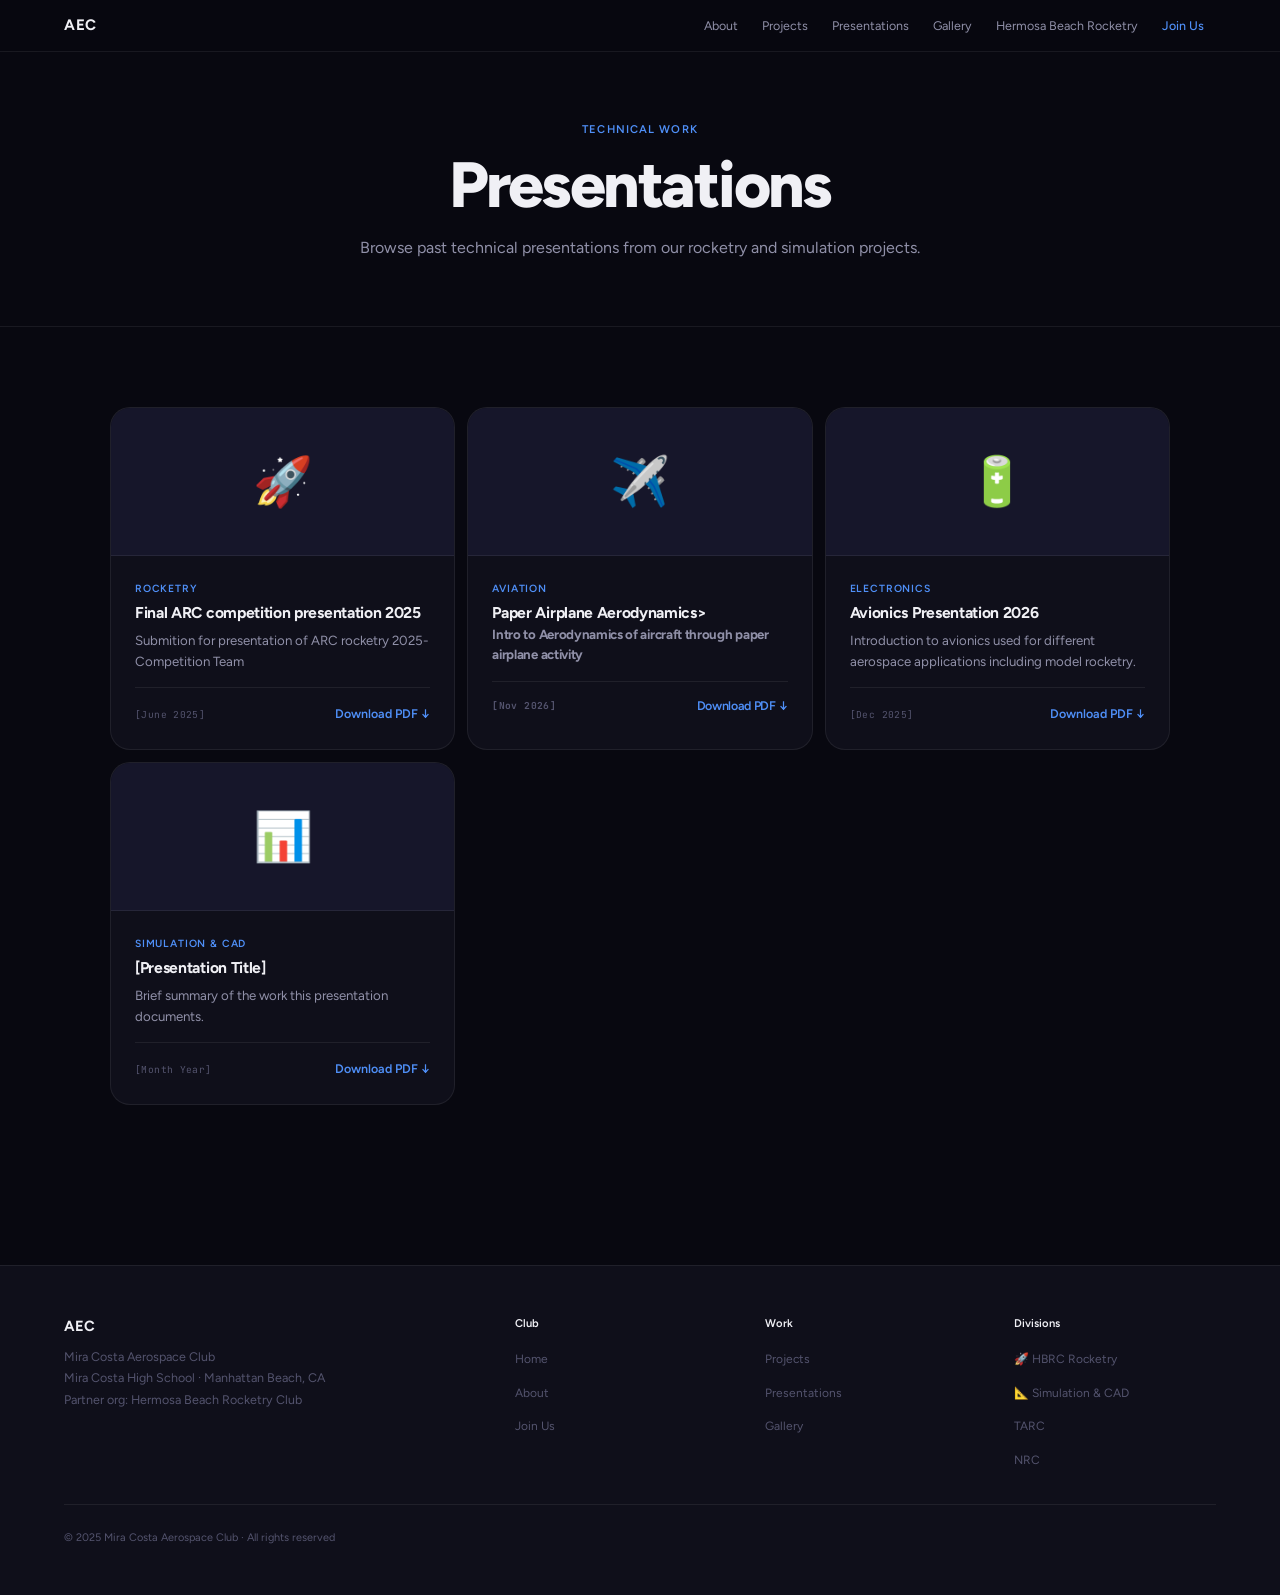
<file: presentations.html>
<!DOCTYPE html>
<html lang="en">
<head>
  <meta charset="UTF-8" />
  <meta name="viewport" content="width=device-width, initial-scale=1.0" />
  <title>Presentations — Mira Costa Aerospace Club</title>
  <link rel="preconnect" href="https://fonts.googleapis.com">
  <link rel="preconnect" href="https://fonts.gstatic.com" crossorigin>
  <link href="https://fonts.googleapis.com/css2?family=Figtree:wght@300;400;500;600;700;800&family=JetBrains+Mono:wght@400;500&display=swap" rel="stylesheet">
  <style>
*, *::before, *::after { box-sizing: border-box; margin: 0; padding: 0; }

    :root {
      --bg:      #080810;
      --bg2:     #0f0f1a;
      --bg3:     #16162a;
      --border:  rgba(255,255,255,0.07);
      --border2: rgba(255,255,255,0.14);
      --text:    #f0f0f5;
      --mid:     #9090a8;
      --dim:     #54546e;
      --blue:    #4f8ff7;
      --blue2:   #a5c4ff;
    }

    html { scroll-behavior: smooth; }

    body {
      font-family: 'Figtree', -apple-system, sans-serif;
      background: var(--bg);
      color: var(--text);
      line-height: 1.65;
      -webkit-font-smoothing: antialiased;
    }

    a { color: inherit; text-decoration: none; }

    /* ── NAV ── */
    nav {
      position: fixed;
      top: 0; left: 0; right: 0;
      z-index: 100;
      height: 52px;
      background: rgba(8,8,16,0.85);
      backdrop-filter: blur(18px);
      -webkit-backdrop-filter: blur(18px);
      border-bottom: 1px solid var(--border);
      display: flex;
      align-items: center;
      padding: 0 5%;
    }

    .nav-logo { font-size: 0.95rem; font-weight: 700; letter-spacing: 0.04em; color: var(--text); margin-right: auto; }

    .nav-links { display: flex; list-style: none; }

    .nav-links a { font-size: 0.78rem; font-weight: 400; color: var(--mid); padding: 0 12px; transition: color 0.15s; }
    .nav-links a:hover { color: var(--text); }
    .nav-join { color: var(--blue) !important; font-weight: 500 !important; }

    .page-header { padding:120px 5% 4rem; text-align:center; }
    .page-header h1 { font-size:clamp(2.4rem,5vw,4rem); font-weight:800; letter-spacing:-0.04em; line-height:1.05; margin-bottom:1rem; }
    .page-header p { font-size:1rem; color:var(--mid); line-height:1.7; max-width:580px; margin:0 auto; }
    .label { font-size:0.7rem; font-weight:600; letter-spacing:0.1em; text-transform:uppercase; color:var(--blue); margin-bottom:0.8rem; }
    hr.rule { border:none; border-top:1px solid var(--border); }
    .wrap { max-width:1060px; margin:0 auto; padding:0 5%; }
    .pad { padding:5rem 0; }
    .heading { font-size:clamp(1.8rem,3.5vw,2.6rem); font-weight:700; letter-spacing:-0.03em; line-height:1.1; margin-bottom:0.8rem; }
    .subtext { font-size:0.93rem; color:var(--mid); line-height:1.7; max-width:500px; margin-bottom:2.5rem; }
    .btn-blue { display:inline-flex; align-items:center; background:var(--blue); color:#fff; padding:0.7rem 1.6rem; border-radius:100px; font-size:0.88rem; font-weight:600; transition:all 0.2s; }
    .btn-blue:hover { background:#3a78e8; transform:translateY(-1px); }
    .btn-ghost { display:inline-flex; align-items:center; background:transparent; color:var(--mid); padding:0.7rem 1.6rem; border-radius:100px; font-size:0.88rem; font-weight:500; border:1px solid var(--border2); transition:all 0.2s; }
    .btn-ghost:hover { color:var(--text); border-color:rgba(255,255,255,0.3); }
    .lnk { font-size:0.85rem; font-weight:600; color:var(--blue); display:inline-flex; align-items:center; gap:0.2rem; transition:gap 0.15s; }
    .lnk:hover { gap:0.5rem; }
    .lnk::after { content:"→"; }
    footer { background:var(--bg2); border-top:1px solid var(--border); padding:3rem 5%; margin-top:5rem; }
    .footer-grid { display:grid; grid-template-columns:2fr 1fr 1fr 1fr; gap:3rem; padding-bottom:2rem; border-bottom:1px solid var(--border); margin-bottom:1.5rem; }
    .footer-brand { font-size:0.92rem; font-weight:700; margin-bottom:0.5rem; }
    .footer-tagline { font-size:0.78rem; color:var(--dim); line-height:1.7; }
    .footer-col h5 { font-size:0.7rem; font-weight:600; margin-bottom:0.8rem; }
    .footer-col ul { list-style:none; display:flex; flex-direction:column; gap:0.45rem; }
    .footer-col ul a { font-size:0.75rem; color:var(--dim); transition:color 0.15s; }
    .footer-col ul a:hover { color:var(--mid); }
    .footer-btm { font-size:0.68rem; color:var(--dim); }
    @keyframes fadeUp { from{opacity:0;transform:translateY(18px)} to{opacity:1;transform:translateY(0)} }
    .reveal { opacity:0; transform:translateY(22px); transition:opacity 0.65s ease,transform 0.65s ease; }
    .reveal.visible { opacity:1; transform:translateY(0); }
    @media (max-width:860px) { .footer-grid { grid-template-columns:1fr 1fr; } }
    @media (max-width:560px) { .nav-links { display:none; } }

    .how-to { background:var(--bg2); border:1px solid var(--border); border-left:3px solid var(--blue); border-radius:0 16px 16px 0; padding:2rem; margin-bottom:3rem; }
    .how-to h4 { font-size:0.95rem; font-weight:700; margin-bottom:1.2rem; }
    .steps { display:flex; flex-direction:column; gap:1rem; }
    .step { display:flex; gap:1rem; align-items:flex-start; }
    .step-n { width:26px; height:26px; min-width:26px; background:var(--bg3); border:1px solid var(--border); border-radius:50%; display:flex; align-items:center; justify-content:center; font-size:0.72rem; font-weight:700; color:var(--blue); margin-top:0.1rem; }
    .step p { font-size:0.87rem; color:var(--mid); line-height:1.65; }
    .step p code { font-family:"JetBrains Mono",monospace; font-size:0.78rem; background:var(--bg3); border:1px solid var(--border); padding:0.1rem 0.35rem; border-radius:4px; color:var(--blue); }
    .step p strong { color:var(--text); }
    .pres-grid { display:grid; grid-template-columns:repeat(auto-fill,minmax(280px,1fr)); gap:12px; }
    .pres-card { background:var(--bg2); border:1px solid var(--border); border-radius:20px; overflow:hidden; transition:border-color 0.2s,transform 0.2s; display:flex; flex-direction:column; }
    .pres-card:hover { border-color:var(--border2); transform:translateY(-3px); }
    .pres-thumb { background:var(--bg3); height:148px; display:flex; align-items:center; justify-content:center; font-size:3rem; border-bottom:1px solid var(--border); }
    .pres-body { padding:1.5rem; flex:1; display:flex; flex-direction:column; }
    .pres-div { font-size:0.65rem; font-weight:600; letter-spacing:0.08em; text-transform:uppercase; color:var(--blue); margin-bottom:0.4rem; }
    .pres-card h3 { font-size:0.98rem; font-weight:700; letter-spacing:-0.02em; margin-bottom:0.4rem; line-height:1.3; }
    .pres-card p { font-size:0.83rem; color:var(--mid); line-height:1.55; flex:1; margin-bottom:1rem; }
    .pres-meta { display:flex; justify-content:space-between; align-items:center; padding-top:1rem; border-top:1px solid var(--border); margin-top:auto; }
    .pres-date { font-family:"JetBrains Mono",monospace; font-size:0.6rem; color:var(--dim); letter-spacing:0.04em; }
    .pres-dl { font-size:0.78rem; font-weight:600; color:var(--blue); display:flex; align-items:center; gap:0.2rem; transition:opacity 0.15s; }
    .pres-dl:hover { opacity:0.7; }
    .pres-dl::after { content:" ↓"; }
  </style>
</head>
<body>

  <nav>
    <a href="index.html" class="nav-logo">AEC</a>
    <ul class="nav-links">
      <li><a href="about.html">About</a></li>
      <li><a href="projects.html">Projects</a></li>
      <li><a href="presentations.html" class="active">Presentations</a></li>
      <li><a href="gallery.html">Gallery</a></li>
      <li><a href="rocketry/index.html">Hermosa Beach Rocketry</a></li>
      <li><a href="contact.html" class="nav-join">Join Us</a></li>
    </ul>
  </nav>

  <div class="page-header reveal">
    <div class="label">Technical work</div>
    <h1>Presentations</h1>
    <p>Browse past technical presentations from our rocketry and simulation projects.</p>
  </div>

  <hr class="rule" />

  <div class="wrap pad reveal">
    <div class="pres-grid">
      <div class="pres-card"><div class="pres-thumb">🚀</div><div class="pres-body"><div class="pres-div">Rocketry</div><h3>Final ARC competition presentation 2025</h3><p>Submition for presentation of ARC rocketry 2025- Competition Team</p><div class="pres-meta"><span class="pres-date">[June 2025]</span><a href="pdfs/AerospaceClub 2.pdf" class="pres-dl" target="_blank">Download PDF</a></div></div></div>
      <div class="pres-card"><div class="pres-thumb">✈️</div><div class="pres-body"><div class="pres-div">Aviation</div><h3>Paper Airplane Aerodynamics><p>Intro to Aerodynamics of aircraft through paper airplane activity</p><div class="pres-meta"><span class="pres-date">[Nov 2026]</span><a href="pdfs/Paper Airplanes_Aerodynamics.pdf" class="pres-dl" target="_blank">Download PDF</a></div></div></div>
       <div class="pres-card"><div class="pres-thumb">🔋</div><div class="pres-body"><div class="pres-div">Electronics</div><h3>Avionics Presentation 2026</h3><p>Introduction to avionics used for different aerospace applications including model rocketry.</p><div class="pres-meta"><span class="pres-date">[Dec 2025]</span><a href="pdfs/Avionics for Model Rockets.pdf" class="pres-dl" target="_blank">Download PDF</a></div></div></div>
      <div class="pres-card"><div class="pres-thumb">📊</div><div class="pres-body"><div class="pres-div">Simulation &amp; CAD</div><h3>[Presentation Title]</h3><p>Brief summary of the work this presentation documents.</p><div class="pres-meta"><span class="pres-date">[Month Year]</span><a href="pdfs/your-file.pdf" class="pres-dl" target="_blank">Download PDF</a></div></div></div>
    </div>
  </div>

  <footer>
    <div class="footer-grid">
      <div><div class="footer-brand">AEC</div><div class="footer-tagline">Mira Costa Aerospace Club<br>Mira Costa High School · Manhattan Beach, CA<br>Partner org: Hermosa Beach Rocketry Club</div></div>
      <div class="footer-col"><h5>Club</h5><ul><li><a href="index.html">Home</a></li><li><a href="about.html">About</a></li><li><a href="contact.html">Join Us</a></li></ul></div>
      <div class="footer-col"><h5>Work</h5><ul><li><a href="projects.html">Projects</a></li><li><a href="presentations.html">Presentations</a></li><li><a href="gallery.html">Gallery</a></li></ul></div>
      <div class="footer-col"><h5>Divisions</h5><ul><li><a href="rocketry/index.html">🚀 HBRC Rocketry</a></li><li><a href="projects.html">📐 Simulation &amp; CAD</a></li><li><a href="#">TARC</a></li><li><a href="#">NRC</a></li></ul></div>
    </div>
    <div class="footer-btm">© 2025 Mira Costa Aerospace Club · All rights reserved</div>
  </footer>
  <script>
    const obs = new IntersectionObserver(entries => {
      entries.forEach(e => { if (e.isIntersecting) e.target.classList.add("visible"); });
    }, { threshold: 0.08 });
    document.querySelectorAll(".reveal").forEach(el => obs.observe(el));
  </script>

</body>
</html>
</file>
<file: style.css>
*, *::before, *::after { box-sizing: border-box; margin: 0; padding: 0; }

:root {
  --bg:       #000000;
  --bg1:      #0a0a0a;
  --bg2:      #111111;
  --bg3:      #1c1c1e;
  --bg4:      #2c2c2e;
  --border:   rgba(255,255,255,0.08);
  --border2:  rgba(255,255,255,0.16);
  --text:     #f5f5f7;
  --text-mid: #a1a1a6;
  --text-dim: #6e6e73;
  --blue:     #2997ff;
  --green:    #30d158;
  --nav-h:    48px;
}

html { scroll-behavior: smooth; }

body {
  font-family: 'Figtree', -apple-system, 'Helvetica Neue', sans-serif;
  background: var(--bg);
  color: var(--text);
  line-height: 1.6;
  font-size: 17px;
  -webkit-font-smoothing: antialiased;
}

a { color: inherit; text-decoration: none; }
img { display: block; max-width: 100%; }

/* ── NAV ── */
nav {
  position: fixed;
  top: 0; left: 0; right: 0;
  z-index: 999;
  height: var(--nav-h);
  background: rgba(0,0,0,0.8);
  backdrop-filter: saturate(180%) blur(20px);
  -webkit-backdrop-filter: saturate(180%) blur(20px);
  border-bottom: 1px solid var(--border);
  display: flex;
  align-items: center;
  justify-content: center;
  padding: 0 22px;
}

.nav-inner {
  display: flex;
  align-items: center;
  justify-content: space-between;
  width: 100%;
  max-width: 1000px;
}

.nav-logo {
  font-size: 1rem;
  font-weight: 700;
  letter-spacing: -0.02em;
  color: var(--text);
}

.nav-links {
  display: flex;
  list-style: none;
  align-items: center;
}

.nav-links a {
  font-size: 0.75rem;
  font-weight: 400;
  color: var(--text-mid);
  padding: 0 10px;
  transition: color 0.15s;
  white-space: nowrap;
}

.nav-links a:hover,
.nav-links a.active { color: var(--text); }

.nav-join {
  font-size: 0.75rem !important;
  color: var(--blue) !important;
}

/* ── Buttons ── */
.btn-filled {
  display: inline-flex;
  align-items: center;
  background: var(--blue);
  color: #fff;
  padding: 0.6rem 1.4rem;
  border-radius: 980px;
  font-size: 0.9rem;
  font-weight: 500;
  letter-spacing: -0.01em;
  transition: background 0.15s, transform 0.15s;
  border: none;
  cursor: pointer;
}

.btn-filled:hover { background: #0077ed; transform: scale(1.02); }

.btn-link {
  display: inline-flex;
  align-items: center;
  gap: 0.15rem;
  font-size: 1rem;
  font-weight: 400;
  color: var(--blue);
  transition: opacity 0.15s;
  letter-spacing: -0.01em;
}

.btn-link::after { content: ' ›'; }
.btn-link:hover { opacity: 0.7; }

.btn-link-sm {
  font-size: 0.85rem;
  color: var(--blue);
  display: inline-flex;
  align-items: center;
  transition: opacity 0.15s;
}

.btn-link-sm::after { content: ' ›'; }
.btn-link-sm:hover { opacity: 0.7; }

/* ── Page header ── */
.page-header {
  padding: calc(var(--nav-h) + 4rem) 24px 4rem;
  text-align: center;
  max-width: 700px;
  margin: 0 auto;
}

.page-header .eyebrow {
  font-size: 0.72rem;
  font-weight: 600;
  letter-spacing: 0.06em;
  text-transform: uppercase;
  color: var(--blue);
  margin-bottom: 0.8rem;
}

.page-header h1 {
  font-size: clamp(2.2rem, 5vw, 3.8rem);
  font-weight: 700;
  letter-spacing: -0.04em;
  line-height: 1.06;
  margin-bottom: 1rem;
  background: linear-gradient(180deg, #fff 0%, #888 100%);
  -webkit-background-clip: text;
  -webkit-text-fill-color: transparent;
  background-clip: text;
}

.page-header p {
  font-size: 1rem;
  color: var(--text-mid);
  line-height: 1.6;
  letter-spacing: -0.01em;
}

/* ── Section wrappers ── */
.section {
  padding: 5rem 24px;
  max-width: 1000px;
  margin: 0 auto;
}

.section-full {
  padding: 5rem 24px;
}

.section-divider {
  border: none;
  border-top: 1px solid var(--border);
  margin: 0;
}

.eyebrow {
  font-size: 0.72rem;
  font-weight: 600;
  letter-spacing: 0.06em;
  text-transform: uppercase;
  color: var(--blue);
  margin-bottom: 0.8rem;
}

.section-title {
  font-size: clamp(1.8rem, 4vw, 2.8rem);
  font-weight: 700;
  letter-spacing: -0.03em;
  line-height: 1.08;
  margin-bottom: 0.8rem;
  background: linear-gradient(180deg, #fff 30%, #888 100%);
  -webkit-background-clip: text;
  -webkit-text-fill-color: transparent;
  background-clip: text;
}

.section-sub {
  font-size: 0.95rem;
  color: var(--text-mid);
  line-height: 1.6;
  max-width: 520px;
  margin-bottom: 3rem;
  letter-spacing: -0.01em;
}

/* ── Stats bar ── */
.stats-bar {
  display: grid;
  grid-template-columns: repeat(4, 1fr);
  border-top: 1px solid var(--border);
  border-bottom: 1px solid var(--border);
}

.stat-cell {
  padding: 2.5rem 2rem;
  text-align: center;
  border-right: 1px solid var(--border);
}

.stat-cell:last-child { border-right: none; }

.stat-num {
  font-size: 2.8rem;
  font-weight: 700;
  letter-spacing: -0.04em;
  background: linear-gradient(180deg, #fff 0%, #888 100%);
  -webkit-background-clip: text;
  -webkit-text-fill-color: transparent;
  background-clip: text;
  line-height: 1;
  margin-bottom: 0.3rem;
}

.stat-label {
  font-size: 0.75rem;
  color: var(--text-dim);
  letter-spacing: -0.01em;
}

/* ── Bento grid ── */
.bento {
  display: grid;
  grid-template-columns: repeat(12, 1fr);
  gap: 10px;
  padding: 0 24px 5rem;
  max-width: 1100px;
  margin: 0 auto;
}

.bento-card {
  background: var(--bg2);
  border: 1px solid var(--border);
  border-radius: 18px;
  padding: 2.2rem;
  position: relative;
  overflow: hidden;
  transition: border-color 0.3s, transform 0.3s;
}

.bento-card:hover { border-color: var(--border2); transform: scale(1.006); }

.bento-card .card-eyebrow {
  font-size: 0.68rem;
  font-weight: 600;
  letter-spacing: 0.06em;
  text-transform: uppercase;
  color: var(--blue);
  margin-bottom: 0.5rem;
}

.bento-card h3 {
  font-size: clamp(1.2rem, 2.2vw, 1.8rem);
  font-weight: 700;
  letter-spacing: -0.03em;
  line-height: 1.12;
  margin-bottom: 0.6rem;
}

.bento-card p {
  font-size: 0.88rem;
  color: var(--text-mid);
  line-height: 1.55;
  max-width: 340px;
}

.bento-card .big-icon {
  font-size: 3.5rem;
  position: absolute;
  bottom: 1.8rem;
  right: 1.8rem;
  opacity: 0.5;
  line-height: 1;
}

.col-7  { grid-column: span 7; }
.col-5  { grid-column: span 5; }
.col-6  { grid-column: span 6; }
.col-12 { grid-column: span 12; }

/* ── Footer ── */
footer {
  background: var(--bg1);
  border-top: 1px solid var(--border);
  padding: 2.5rem 24px;
}

.footer-inner {
  max-width: 1000px;
  margin: 0 auto;
}

.footer-top {
  display: grid;
  grid-template-columns: repeat(4, 1fr);
  gap: 2rem;
  padding-bottom: 2rem;
  border-bottom: 1px solid var(--border);
  margin-bottom: 1.5rem;
}

.footer-col h5 {
  font-size: 0.72rem;
  font-weight: 600;
  color: var(--text);
  margin-bottom: 0.8rem;
}

.footer-col ul { list-style: none; display: flex; flex-direction: column; gap: 0.45rem; }
.footer-col ul a { font-size: 0.72rem; color: var(--text-dim); transition: color 0.15s; }
.footer-col ul a:hover { color: var(--text-mid); }

.footer-bottom {
  display: flex;
  justify-content: space-between;
  align-items: center;
  flex-wrap: wrap;
  gap: 1rem;
}

.footer-bottom p { font-size: 0.68rem; color: var(--text-dim); }

/* ── Scroll reveal ── */
.reveal {
  opacity: 0;
  transform: translateY(24px);
  transition: opacity 0.7s ease, transform 0.7s ease;
}

.reveal.visible { opacity: 1; transform: translateY(0); }

/* ── Mono tag ── */
.mono {
  font-family: 'JetBrains Mono', monospace;
  font-size: 0.7rem;
  letter-spacing: 0.06em;
}

/* ── Responsive ── */
@media (max-width: 860px) {
  .col-7, .col-5, .col-6 { grid-column: span 12; }
  .stats-bar { grid-template-columns: repeat(2, 1fr); }
  .stat-cell:nth-child(2) { border-right: none; }
  .footer-top { grid-template-columns: repeat(2, 1fr); }
}

@media (max-width: 600px) {
  .nav-links { display: none; }
  .footer-top { grid-template-columns: 1fr 1fr; }
}
</file>
